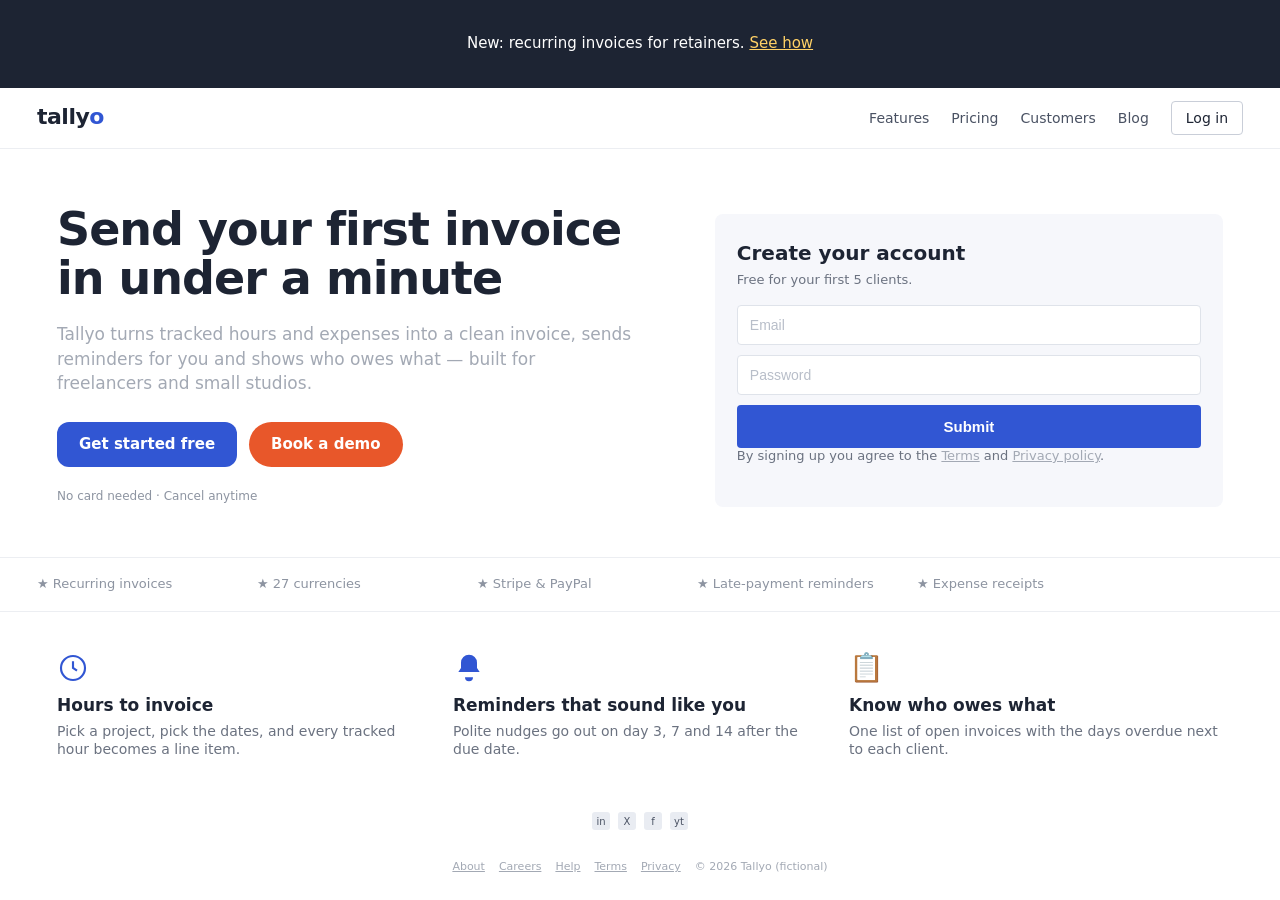
<file: evals/fixtures/demo-site/index.html>
<!DOCTYPE html>
<html>
<head><meta charset="utf-8"><meta name="viewport" content="width=device-width, initial-scale=1"><title>Tallyo — invoices in a minute</title><link rel="stylesheet" href="style.css"></head>
<body>
<header class="top">
 <a class="logo" href="#">tally<b>o</b></a>
 <nav class="menu"><a href="#">Features</a><a href="pricing.html">Pricing</a><a href="#">Customers</a><a href="#">Blog</a><a class="login" href="#">Log in</a><button class="burger">☰</button></nav>
</header>
<main>
<section class="hero">
 <div>
  <h1>Send your first invoice in under a minute</h1>
  <p class="sub">Tallyo turns tracked hours and expenses into a clean invoice, sends reminders for you and shows who owes what — built for freelancers and small studios.</p>
  <div class="ctas"><a class="btn btn-primary" href="#signup">Get started free</a><a class="btn btn-demo" href="#">Book a demo</a></div>
  <p class="proof">No card needed · Cancel anytime</p>
 </div>
 <form class="card" id="signup" onsubmit="return false">
  <h2>Create your account</h2>
  <p>Free for your first 5 clients.</p>
  <input id="email" type="text" placeholder="Email">
  <input id="password" type="text" placeholder="Password">
  <button class="btn" type="submit">Submit</button>
  <p class="terms">By signing up you agree to the <a href="#">Terms</a> and <a href="#">Privacy policy</a>.</p>
 </form>
</section>
<div class="strip"><span>★ Recurring invoices</span><span>★ 27 currencies</span><span>★ Stripe &amp; PayPal</span><span>★ Late-payment reminders</span><span>★ Expense receipts</span></div>
<section class="features">
 <div><span class="ficon"><svg viewBox="0 0 24 24" fill="none" stroke="currentColor" stroke-width="1.6"><circle cx="12" cy="12" r="9"/><path d="M12 7v5l3 2"/></svg></span><h3>Hours to invoice</h3><p>Pick a project, pick the dates, and every tracked hour becomes a line item.</p></div>
 <div><span class="ficon"><svg viewBox="0 0 24 24" fill="currentColor"><path d="M12 2a6 6 0 0 0-6 6v4l-2 3h16l-2-3V8a6 6 0 0 0-6-6zm0 20a3 3 0 0 0 3-3H9a3 3 0 0 0 3 3z"/></svg></span><h3>Reminders that sound like you</h3><p>Polite nudges go out on day 3, 7 and 14 after the due date.</p></div>
 <div><span class="ficon">📋</span><h3>Know who owes what</h3><p>One list of open invoices with the days overdue next to each client.</p></div>
</section>
</main>
<div class="social"><a href="#">in</a><a href="#">X</a><a href="#">f</a><a href="#">yt</a></div>
<footer><a href="#">About</a><a href="#">Careers</a><a href="#">Help</a><a href="#">Terms</a><a href="#">Privacy</a><span>© 2026 Tallyo (fictional)</span></footer>
<script>/* promo bar injected late, deliberately: shifts the page down */setTimeout(()=>{const d=document.createElement("div");d.className="promo";d.innerHTML="New: recurring invoices for retainers. <a href=\"#\">See how</a>";document.body.prepend(d)},700)</script>
</body>
</html>
</file>
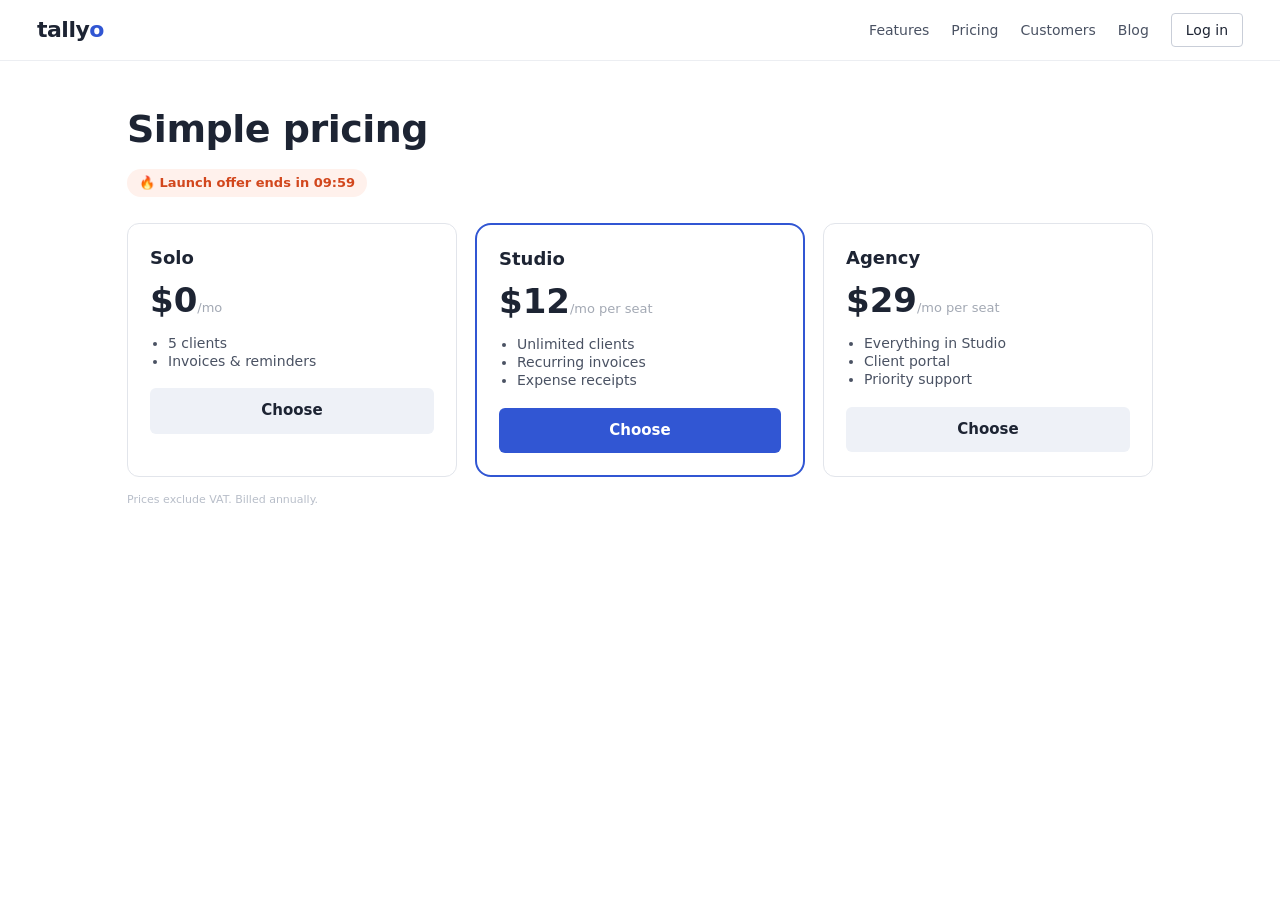
<file: evals/fixtures/demo-site/pricing.html>
<!DOCTYPE html>
<html>
<head><meta charset="utf-8"><meta name="viewport" content="width=device-width, initial-scale=1"><title>Tallyo — pricing</title><link rel="stylesheet" href="style.css"></head>
<body>
<header class="top">
 <a class="logo" href="index.html">tally<b>o</b></a>
 <nav class="menu"><a href="#">Features</a><a href="pricing.html">Pricing</a><a href="#">Customers</a><a href="#">Blog</a><a class="login" href="#">Log in</a><button class="burger">☰</button></nav>
</header>
<main class="pricing">
 <h1>Simple pricing</h1>
 <span class="timer" id="timer">🔥 Launch offer ends in 09:59</span>
 <div class="plans">
  <div class="plan"><h2>Solo</h2><div class="price">$0<small>/mo</small></div><ul><li>5 clients</li><li>Invoices &amp; reminders</li></ul><a class="btn" href="#">Choose</a></div>
  <div class="plan pop"><h2>Studio</h2><div class="price">$12<small>/mo per seat</small></div><ul><li>Unlimited clients</li><li>Recurring invoices</li><li>Expense receipts</li></ul><a class="btn" href="#">Choose</a></div>
  <div class="plan"><h2>Agency</h2><div class="price">$29<small>/mo per seat</small></div><ul><li>Everything in Studio</li><li>Client portal</li><li>Priority support</li></ul><a class="btn" href="#">Choose</a></div>
 </div>
 <p class="vat">Prices exclude VAT. Billed annually.</p>
</main>
<script>/* fake urgency, deliberately: resets on every load */let s=599;setInterval(()=>{s=s>0?s-1:599;document.getElementById('timer').textContent='🔥 Launch offer ends in '+String(Math.floor(s/60)).padStart(2,'0')+':'+String(s%60).padStart(2,'0')},1000)</script>
</body>
</html>
</file>
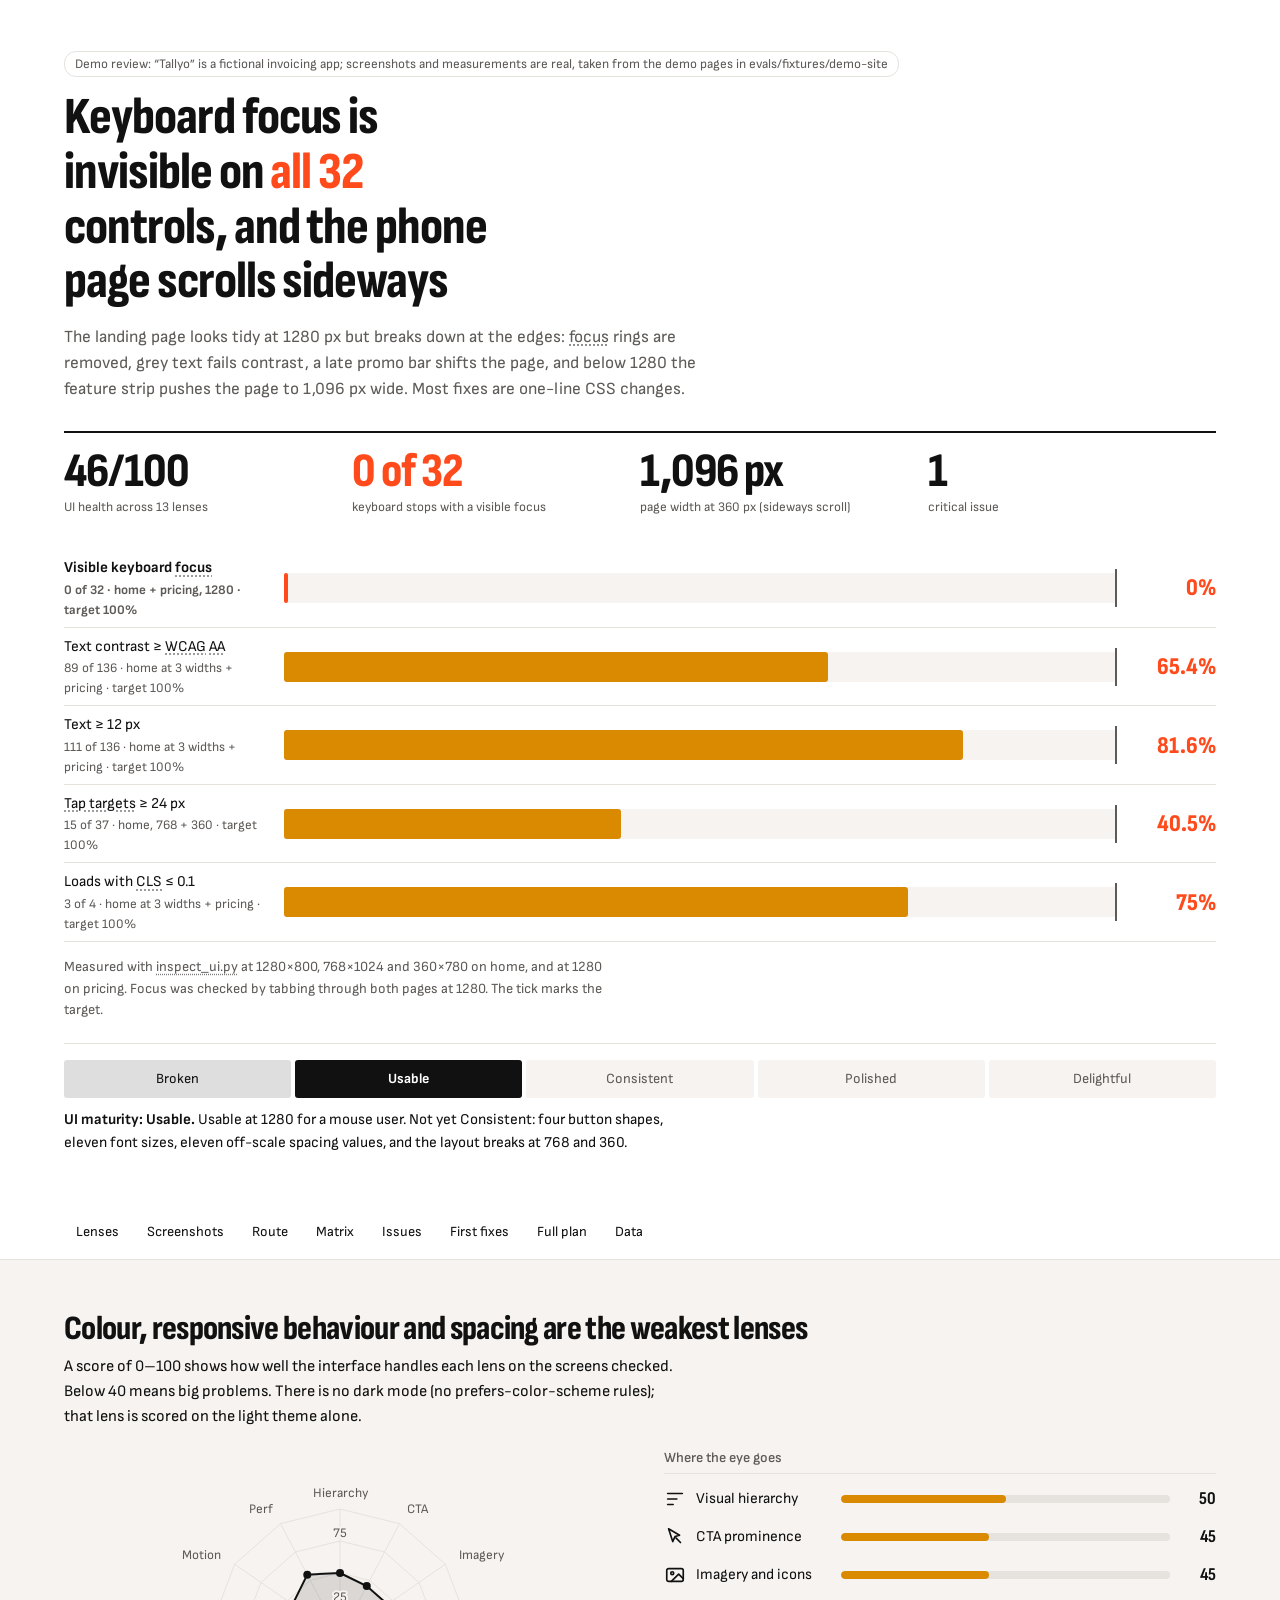
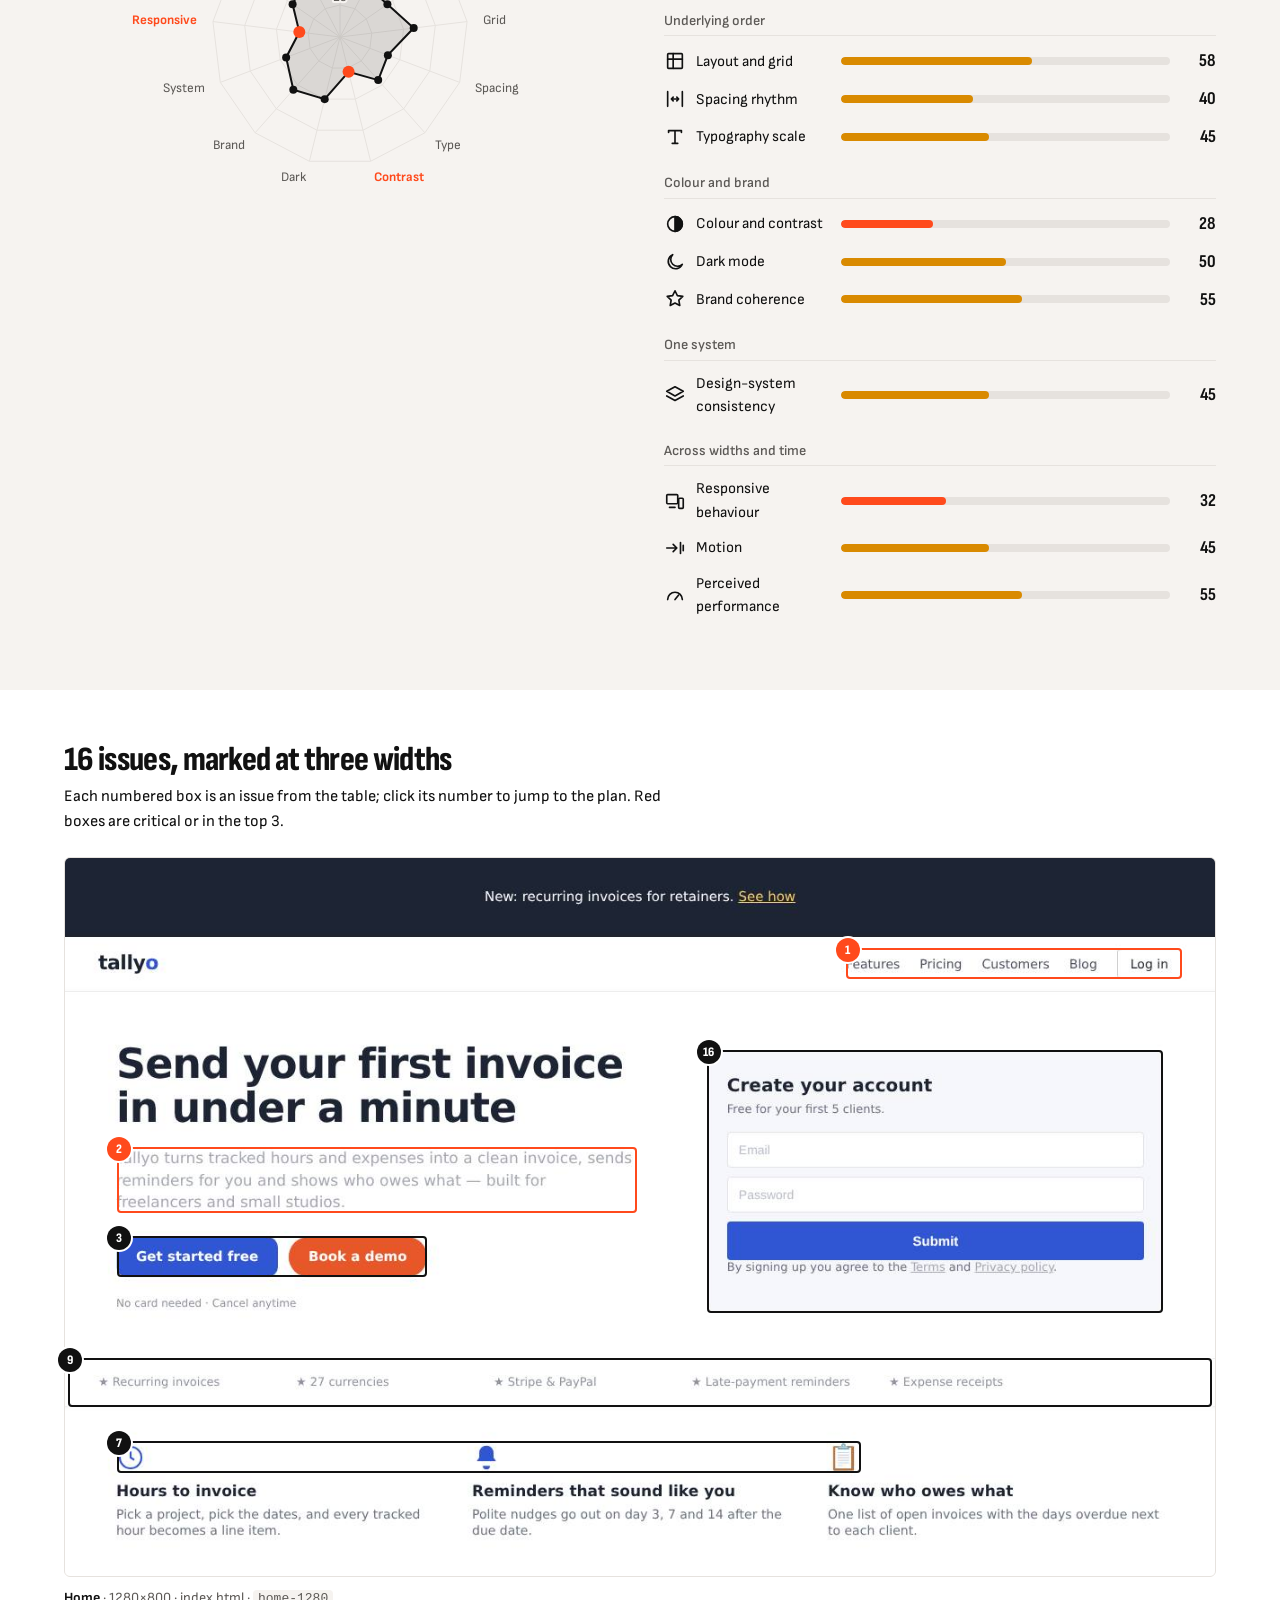
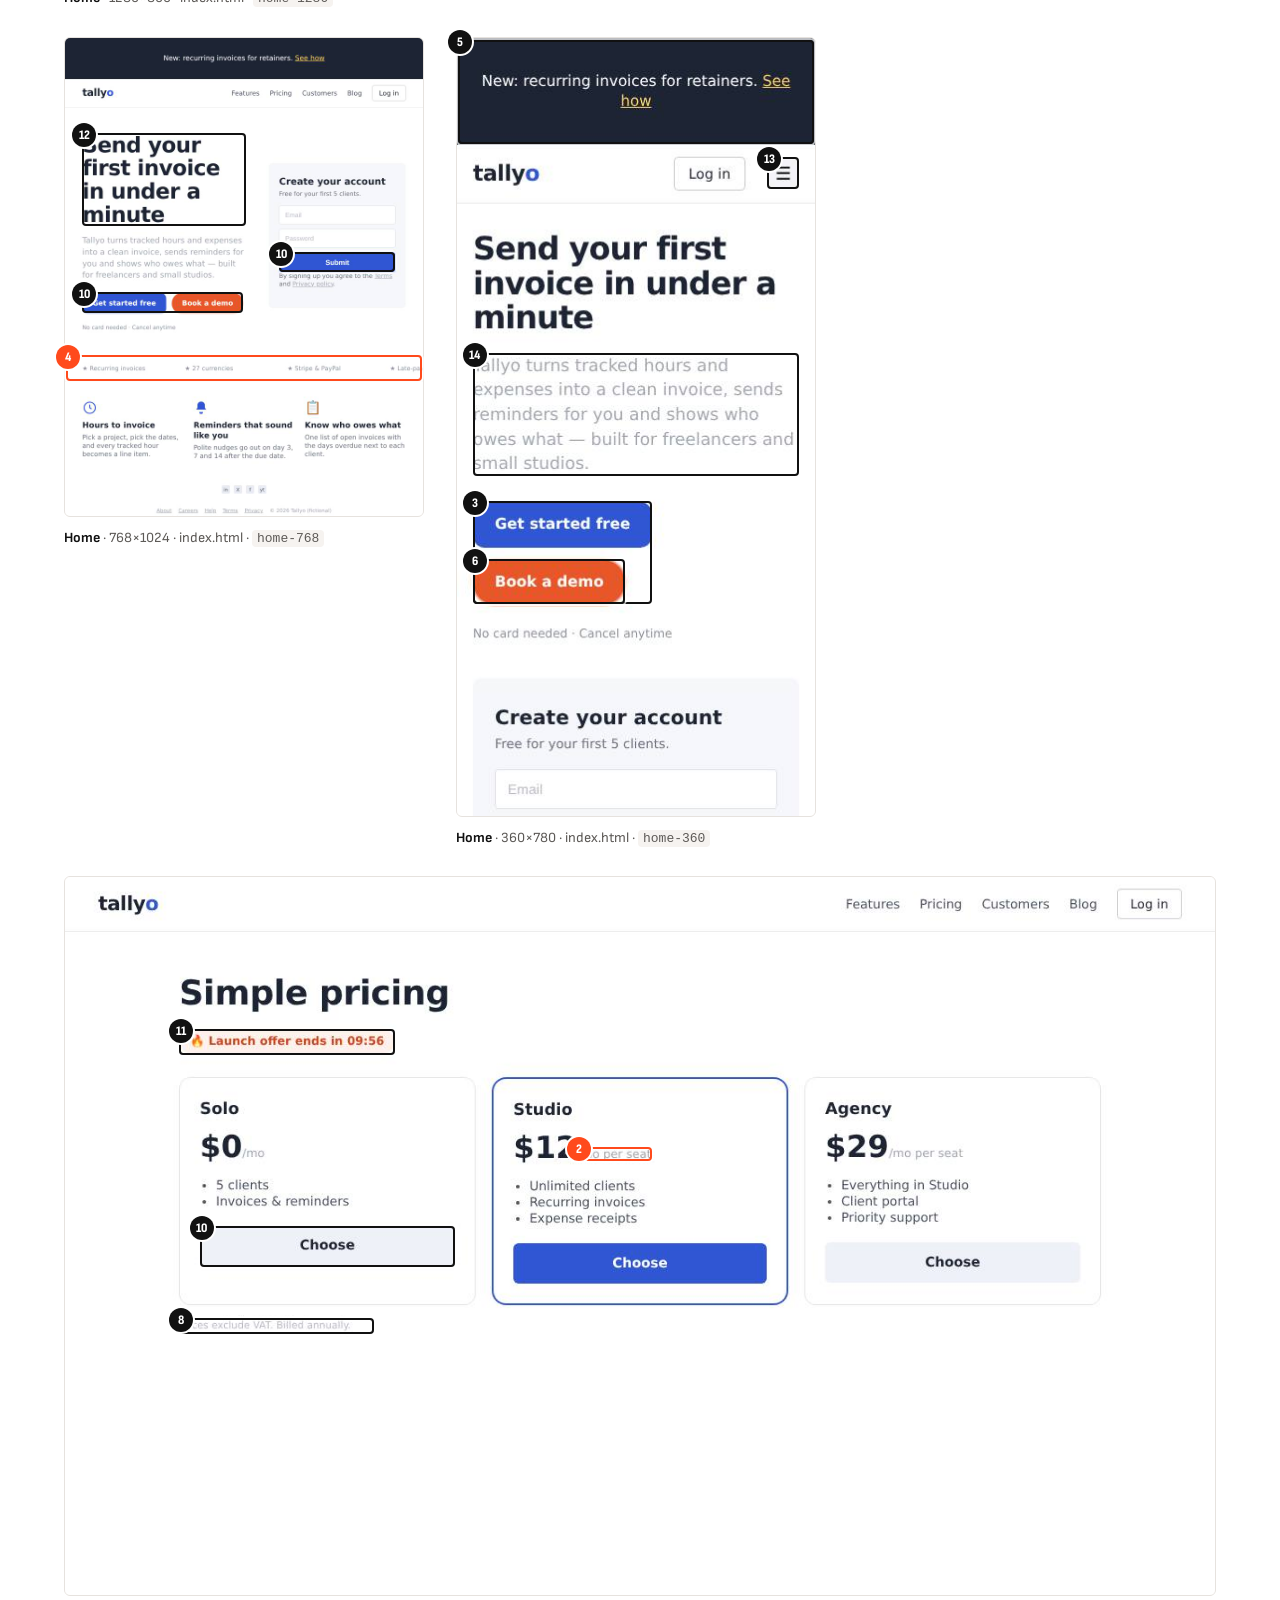
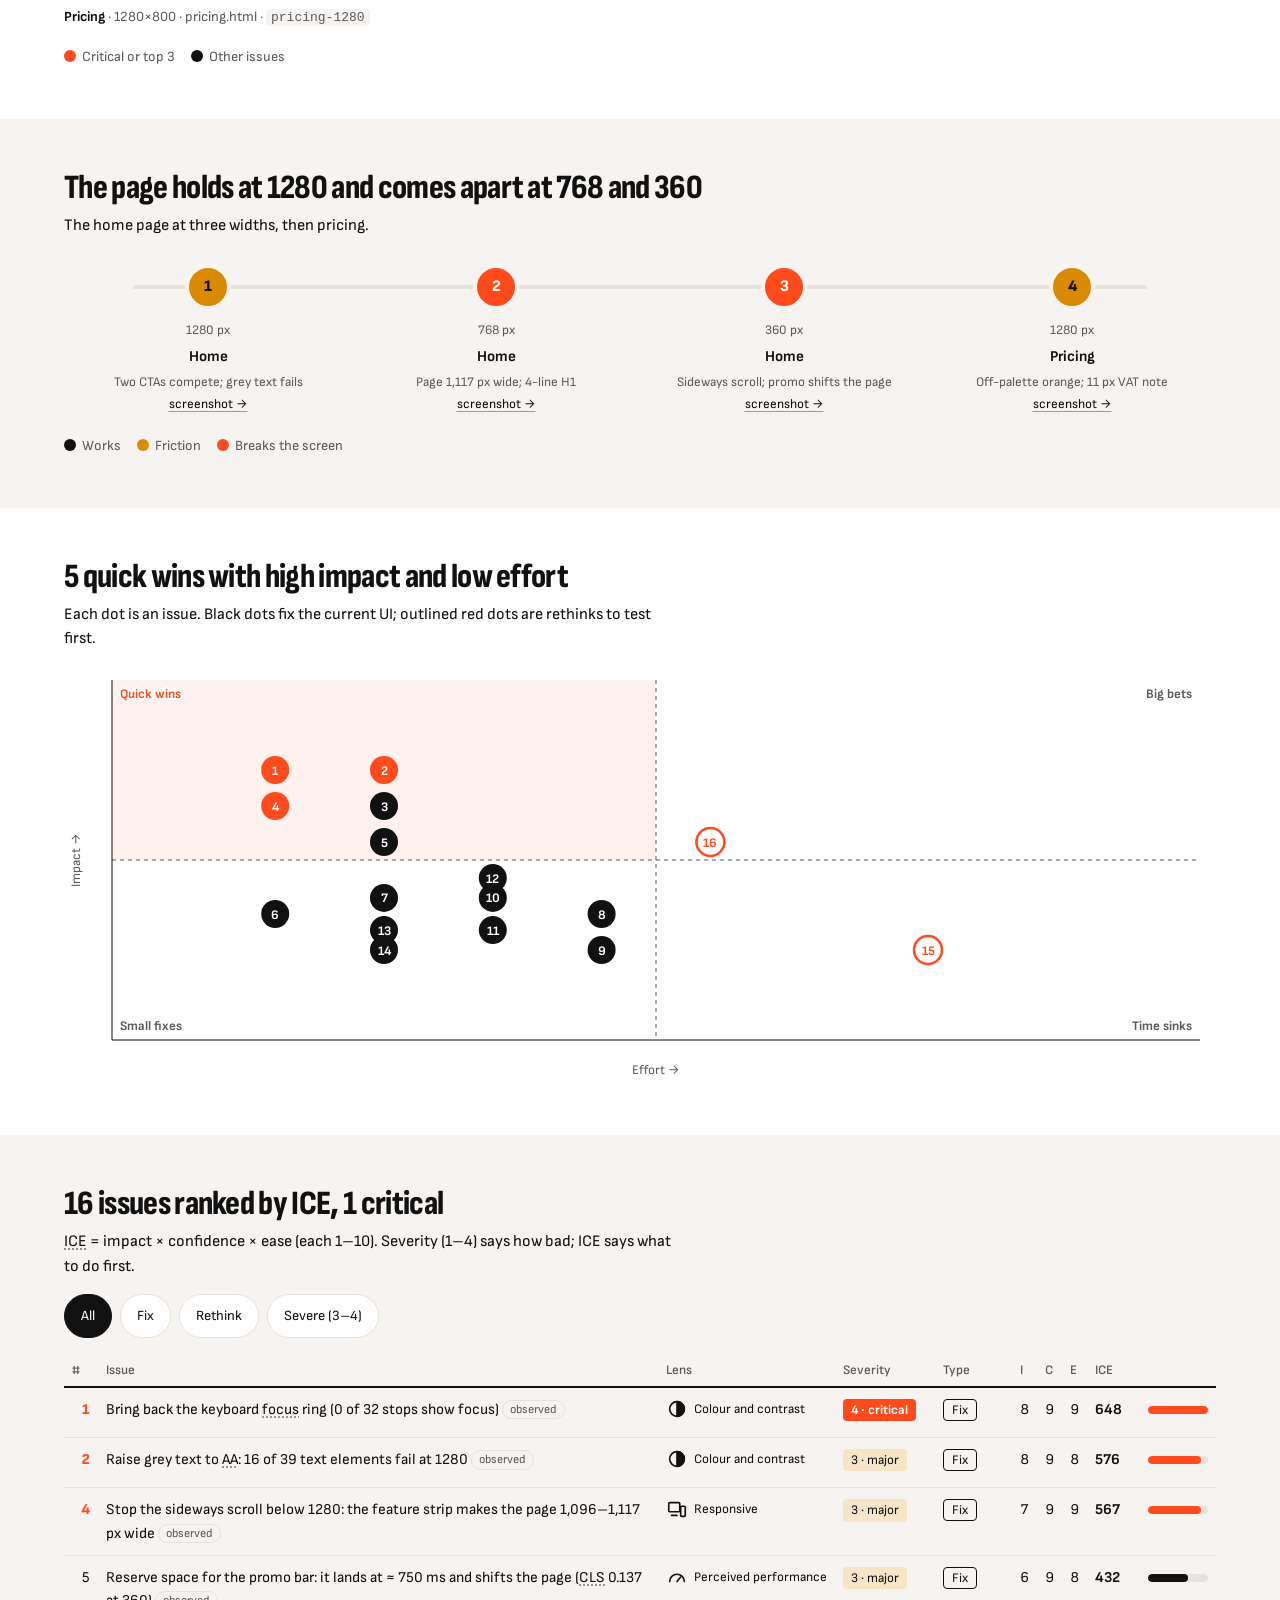
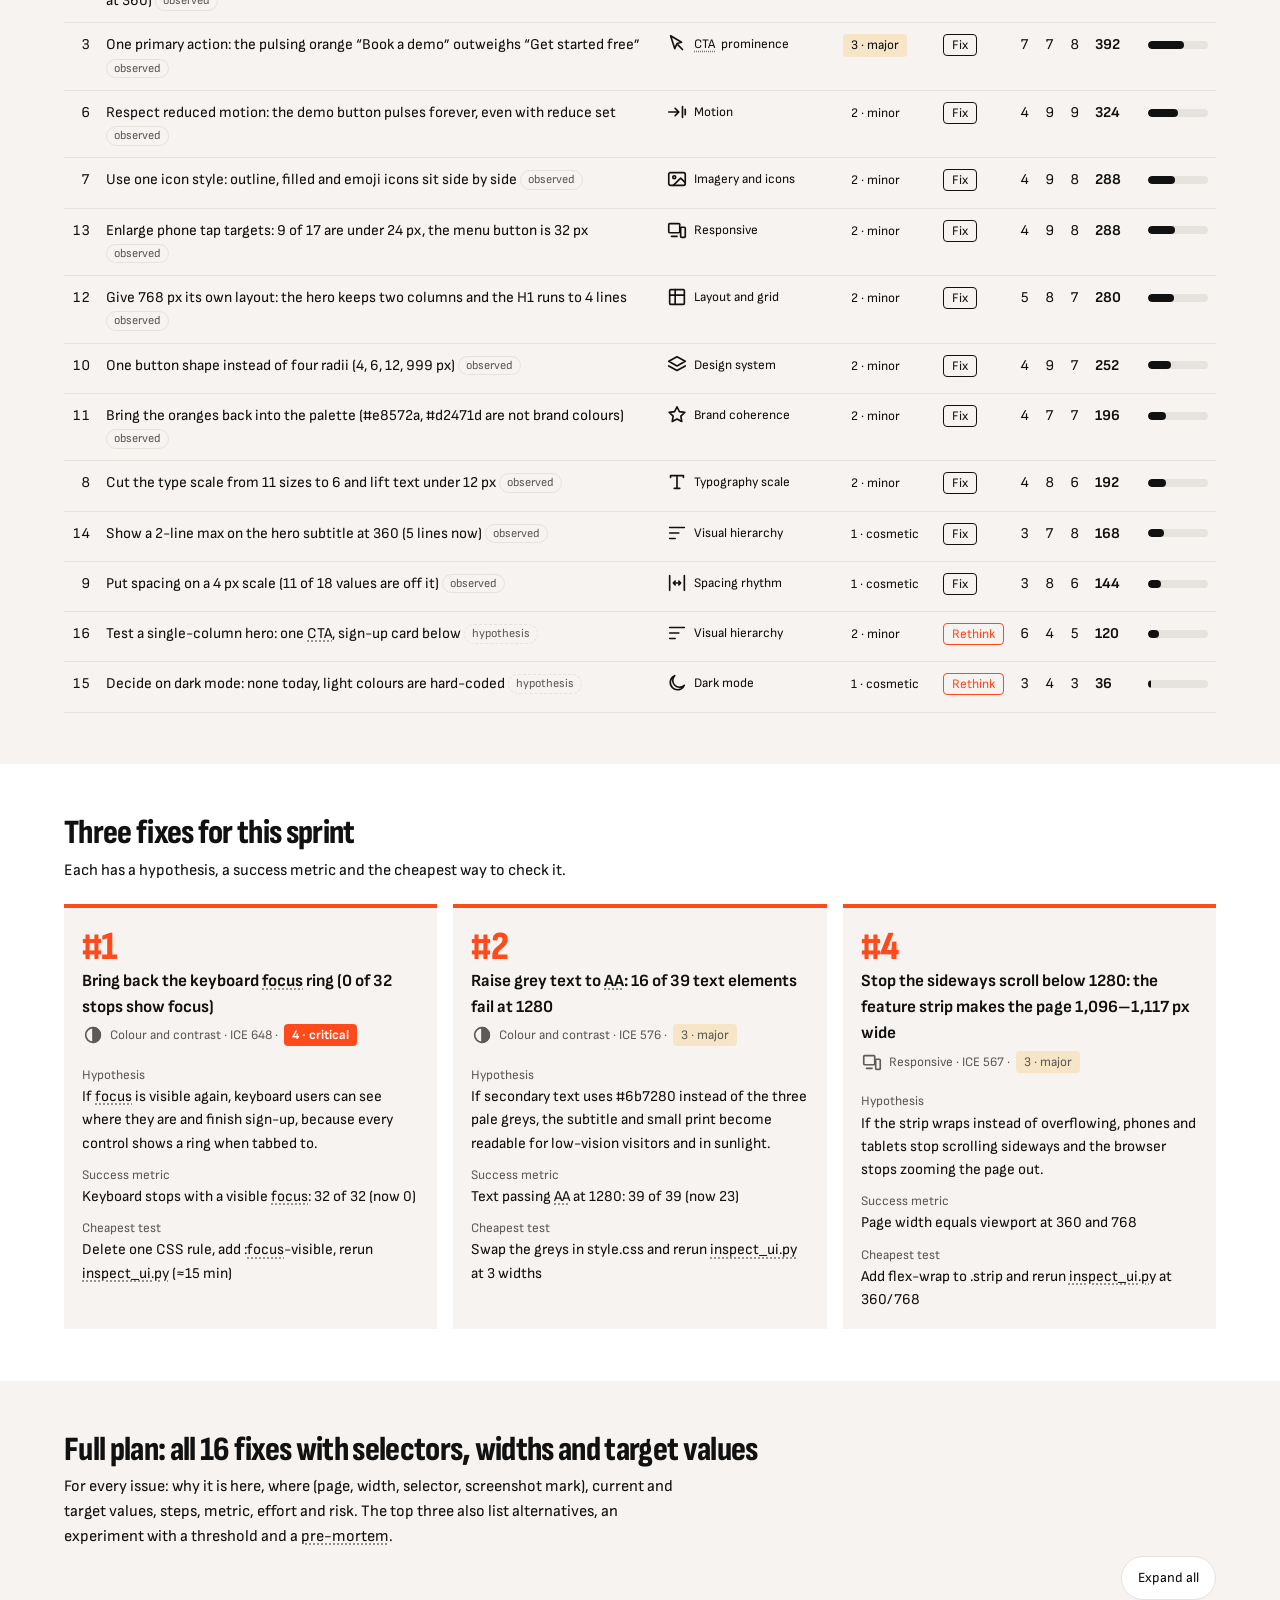
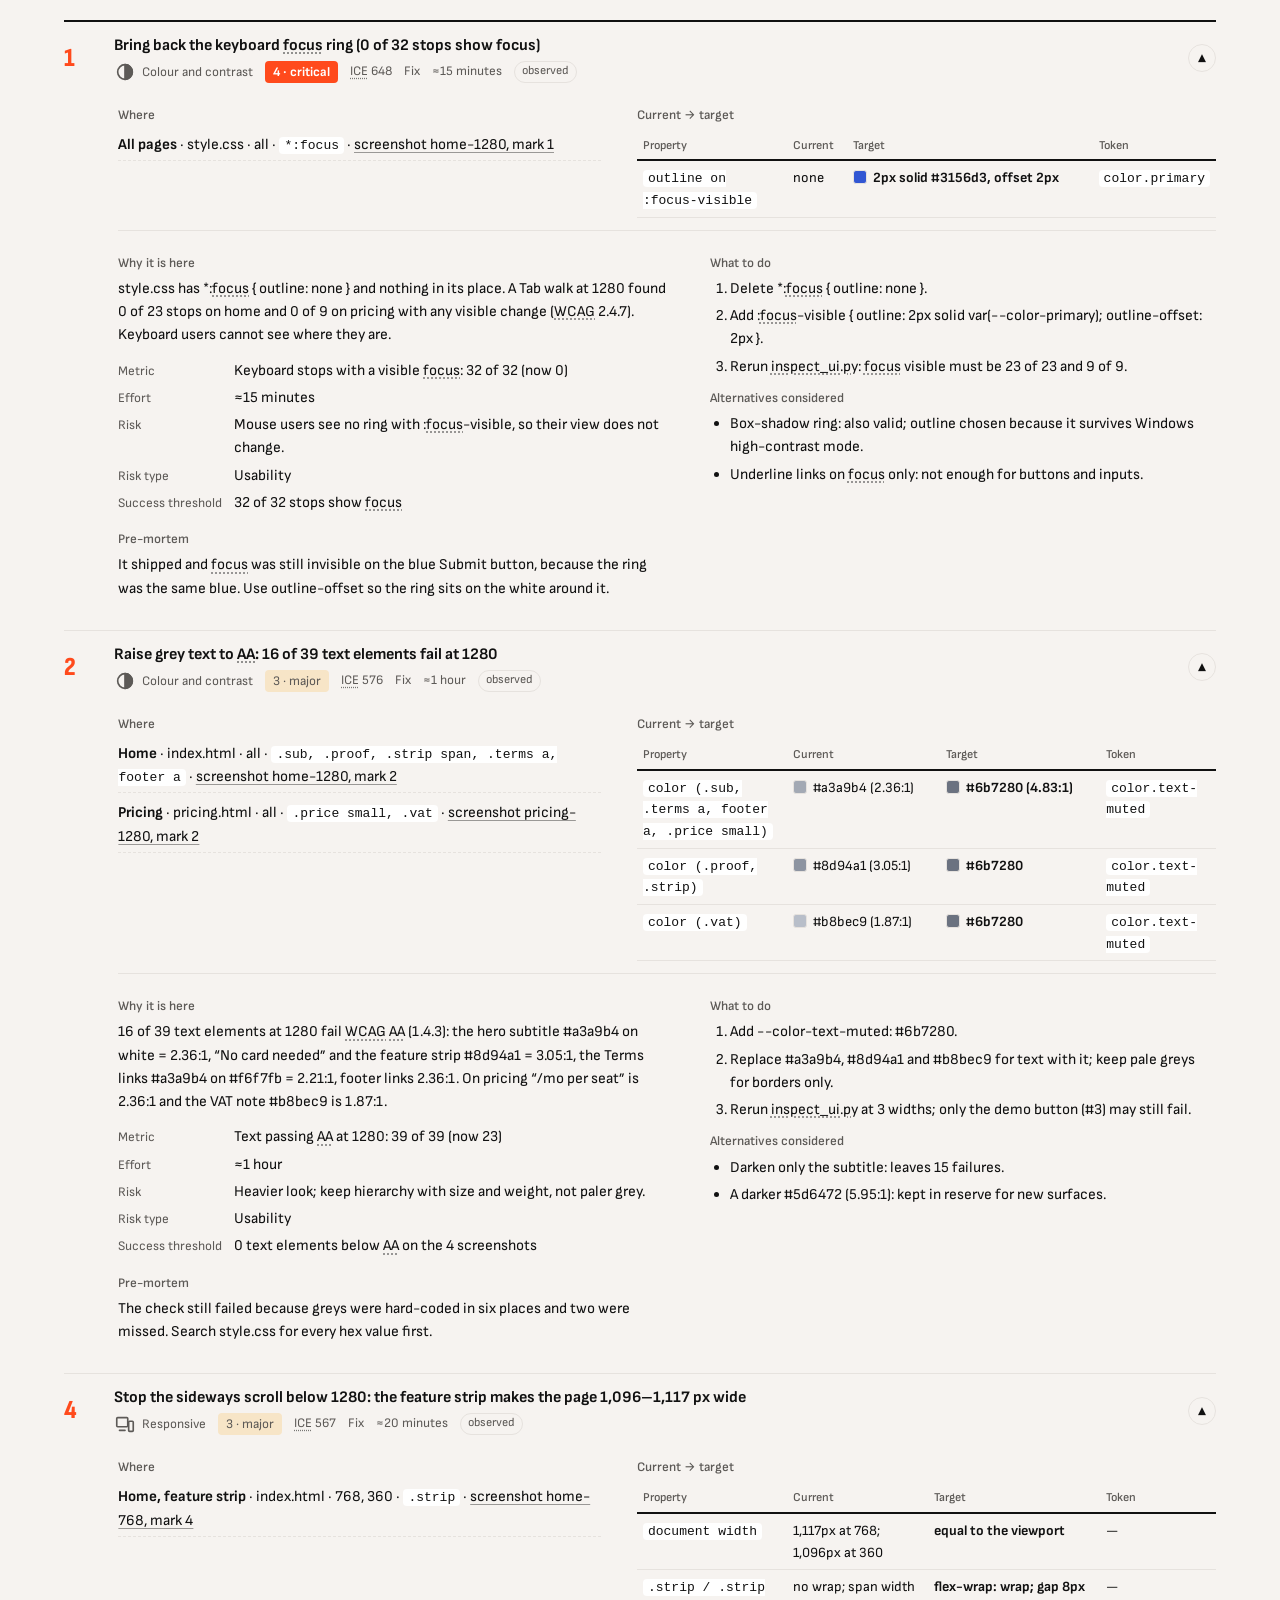
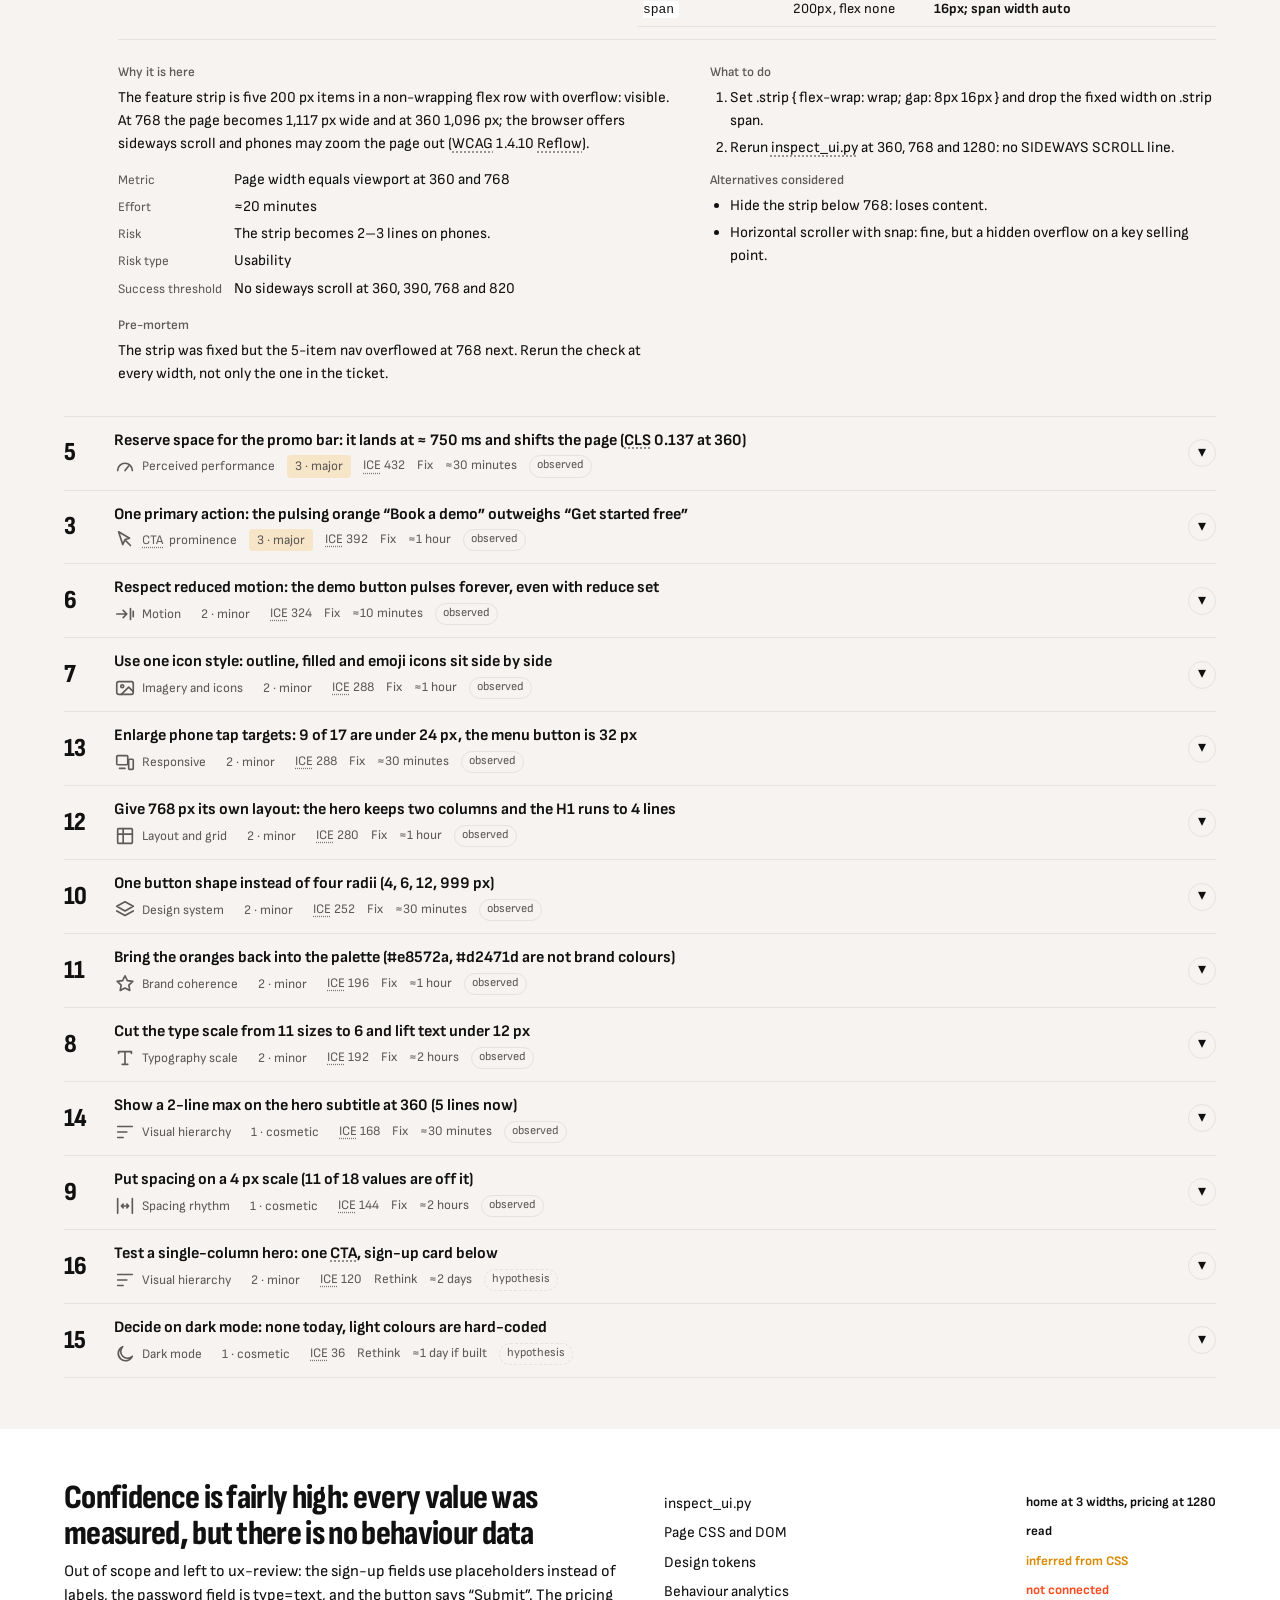
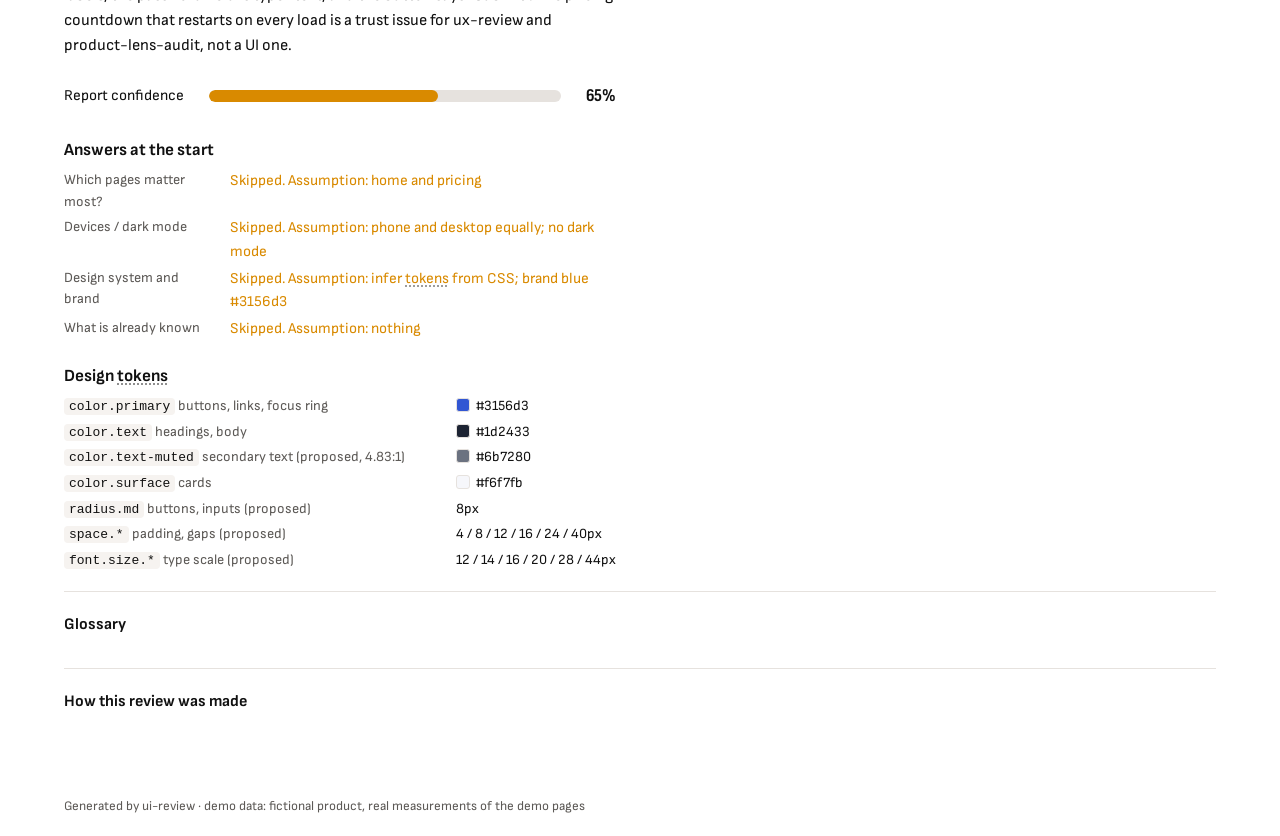
<file: plugins/ui-review/skills/ui-review/assets/report-template.html>
<!DOCTYPE html>
<html lang="en">
<head>
<meta charset="utf-8">
<meta name="viewport" content="width=device-width, initial-scale=1">
<title>UI review: Tallyo (demo)</title>
<link rel="preconnect" href="https://fonts.googleapis.com">
<link rel="preconnect" href="https://fonts.gstatic.com" crossorigin>
<link href="https://fonts.googleapis.com/css2?family=Sofia+Sans+Condensed:wght@600;800&family=Sofia+Sans:wght@400;600;700&display=swap" rel="stylesheet">
<style>
/* VOICE work: a UI review read by designers, developers and the AI agent that will fix it; dense and calm
   IDEA an annual-report spread: finding as headline, one solid vermilion mass marks the worst problem
   PICTURE measured checks vs target, then annotated screenshots with numbered marks; lens radar, screen route, impact/effort matrix
   COLOUR white / black ink, vermilion #ff4a1c for the constraint and top bets, amber for warnings; night on #120d0b
   TYPE Sofia Sans Condensed 800 for titles and figures + Sofia Sans for text (both Cyrillic)
   LAYOUT laptop: title + 4 figures across, checks full width; then two-column bands. phone: everything stacks, tables become cards */
:root{color-scheme:light dark;--bg:light-dark(#ffffff,#120d0b);--ink:light-dark(#111111,#f4efe9);--mute:light-dark(#5d5a57,#b3aca5);--line:light-dark(#e6e2de,#2e2622);--soft:light-dark(#f6f3f0,#1c1512);--red:light-dark(#ff4a1c,#ff6a43);--amber:light-dark(#d98a00,#f2b23a);--ok:light-dark(#111111,#f4efe9)}
:root[data-theme=light]{color-scheme:light}:root[data-theme=dark]{color-scheme:dark}
*{box-sizing:border-box;min-width:0}
html{scroll-padding-top:72px}
body{margin:0;background:var(--bg);color:var(--ink);font:16px/1.55 "Sofia Sans",system-ui,sans-serif;overflow-x:clip}
.band{padding-block:clamp(28px,4vw,56px);padding-left:max(5vw,16px);padding-right:max(5vw,16px)}
.wrap{max-width:1240px;margin:0 auto}
h1,h2,.num{font-family:"Sofia Sans Condensed","Arial Narrow",sans-serif;font-weight:800;letter-spacing:-.02em;line-height:1.05;margin:0}
h1{font-size:clamp(32px,5vw,52px);text-wrap:balance;max-width:20ch}
h2{font-size:clamp(26px,3vw,34px);text-wrap:balance;margin-bottom:8px}
h3{font-size:17px;margin:0 0 4px}
p{margin:0 0 12px;max-width:68ch}
.lead{font-size:17px;color:var(--mute);margin-top:14px}
.demo{display:inline-block;font-size:13px;color:var(--mute);border:1px solid var(--line);border-radius:99px;padding:2px 10px;margin-bottom:14px}
.kpis{display:grid;grid-template-columns:repeat(auto-fit,minmax(10em,1fr));gap:0;margin-top:28px;border-top:2px solid var(--ink)}
.kpi{padding:14px 16px 6px 0}
.kpi .num{font-size:clamp(34px,4.5vw,48px)}
.kpi small{display:block;font-size:13px;color:var(--mute)}
.red{color:var(--red)}
.nav{position:sticky;top:0;z-index:5;background:var(--bg);border-bottom:1px solid var(--line);display:flex;gap:4px;overflow-x:auto;padding:6px max(5vw,16px)}
.nav a{flex:none;color:var(--ink);text-decoration:none;font-size:14px;padding:10px 12px;border-radius:8px}
.nav a:hover,.nav a:focus-visible{background:var(--soft);outline:none}
.funnel{margin-top:26px}
.step{display:grid;grid-template-columns:minmax(0,13em) minmax(0,1fr) 5.5em;gap:12px;align-items:center;padding:7px 0;border-bottom:1px solid var(--line)}
.step .lab{font-size:15px}
.step .lab small{display:block;color:var(--mute);font-size:13px;overflow-wrap:anywhere}
.track{height:30px;background:var(--soft);border-radius:3px;position:relative}
.bar{height:100%;background:var(--ink);border-radius:3px;transform-origin:left;animation:grow .9s ease-out both}
.step.hot .bar{background:var(--red)}
.step.hot .lab{font-weight:700}
.pct{font-family:"Sofia Sans Condensed",sans-serif;font-weight:800;font-size:24px;text-align:right;white-space:nowrap}
.note{position:absolute;left:calc(var(--w) + 10px);top:50%;transform:translateY(-50%);font-size:13px;color:var(--red);font-weight:700;white-space:nowrap}
@keyframes grow{from{transform:scaleX(0)}}
@media(prefers-reduced-motion:reduce){.bar{animation:none}}
.alt{background:var(--soft)}
.two{display:grid;grid-template-columns:minmax(0,1fr) minmax(0,1fr);gap:clamp(20px,4vw,48px);align-items:start;margin-top:18px}
.fig{position:relative;min-height:380px}
.fig>svg{position:absolute;inset:0;width:100%;height:100%}
svg text{paint-order:stroke;stroke:var(--bg);stroke-width:4px;font-family:"Sofia Sans",sans-serif;font-size:13px}
.alt svg text{stroke:var(--soft)}
.ico{width:22px;height:22px;flex:none;fill:none;stroke:currentColor;stroke-width:1.8;stroke-linecap:round;stroke-linejoin:round}
.group{margin-bottom:16px}
.group h3{font-size:14px;color:var(--mute);font-weight:600;border-bottom:1px solid var(--line);padding-bottom:4px;margin-bottom:6px}
.lens{display:grid;grid-template-columns:22px minmax(0,9em) minmax(0,1fr) 2.4em;gap:10px;align-items:center;padding:5px 0;font-size:15px}
.meter{height:8px;background:var(--line);border-radius:99px;overflow:hidden}
.meter i{display:block;height:100%;border-radius:99px;background:var(--ink)}
.meter i.low{background:var(--red)}.meter i.mid{background:var(--amber)}
.lens b{font-family:"Sofia Sans Condensed",sans-serif;font-size:18px;text-align:right}
.route{display:grid;grid-template-columns:repeat(var(--n,8),minmax(0,1fr));margin-top:26px;position:relative}
.route::before{content:"";position:absolute;left:6%;right:6%;top:21px;height:4px;background:var(--line)}
.stop{position:relative;text-align:center;padding:0 6px}
.dot{width:46px;height:46px;border-radius:50%;margin:0 auto 10px;display:grid;place-items:center;border:4px solid var(--bg);background:var(--ink);color:var(--bg);font-weight:800;position:relative}
.alt .dot{border-color:var(--soft)}
.stop.warn .dot{background:var(--amber);color:#111}
.stop.bad .dot{background:var(--red);color:#fff}
.stop h3{font-size:15px}
.stop p{font-size:13px;color:var(--mute);margin:0}
.who{font-size:13px;color:var(--mute);display:block;margin-bottom:4px}
.legend{display:flex;flex-wrap:wrap;gap:16px;font-size:14px;color:var(--mute);margin-top:18px}
.legend span::before{content:"";display:inline-block;width:12px;height:12px;border-radius:50%;margin-right:6px;vertical-align:-1px;background:var(--c)}
.chips{display:flex;flex-wrap:wrap;gap:8px;margin:14px 0}
.chip{font:inherit;font-size:14px;min-height:44px;padding:0 16px;border-radius:99px;border:1px solid var(--line);background:var(--bg);color:var(--ink);cursor:pointer}
.chip[aria-pressed=true]{background:var(--ink);color:var(--bg);border-color:var(--ink)}
.chip:focus-visible{outline:2px solid var(--red);outline-offset:2px}
.scroll{overflow-x:auto}
table{border-collapse:collapse;width:100%;font-size:15px}
th{text-align:left;font-size:13px;color:var(--mute);font-weight:600;border-bottom:2px solid var(--ink);padding:8px 8px 6px}
td{border-bottom:1px solid var(--line);padding:10px 8px;vertical-align:top}
td.n{text-align:right;font-variant-numeric:tabular-nums;white-space:nowrap}
.tag{display:inline-flex;align-items:center;gap:6px;font-size:13px;white-space:nowrap}
.type{font-size:13px;padding:2px 8px;border-radius:4px;white-space:nowrap;border:1px solid var(--ink)}
.type.ex{border-color:var(--red);color:var(--red)}
.ice{display:grid;grid-template-columns:3em minmax(60px,1fr);gap:8px;align-items:center}
.ice .meter i{background:var(--ink)}
tr.top .ice .meter i{background:var(--red)}
tr.top td:first-child{color:var(--red);font-weight:800}
.cards{display:grid;grid-template-columns:repeat(3,minmax(0,1fr));gap:16px;margin-top:20px}
.card{border-top:4px solid var(--red);background:var(--bg);padding:18px 18px 8px}
.card .num{font-size:40px;color:var(--red)}
.card dl{margin:10px 0 0;font-size:15px}
.card dt{font-size:13px;color:var(--mute)}
.card dd{margin:0 0 10px}
.src{display:grid;grid-template-columns:minmax(0,1fr) auto;gap:6px 16px;font-size:15px;margin-top:12px}
.src span:nth-child(even){white-space:nowrap;font-size:13px;font-weight:700}
.st-ok{color:var(--ink)}.st-demo{color:var(--amber)}.st-no{color:var(--red)}
.conf{margin-top:18px}
.conf .meter{height:12px}
details{margin-top:20px;border-top:1px solid var(--line);padding-top:12px}
summary{cursor:pointer;font-weight:700;min-height:44px;display:flex;align-items:center}
footer{font-size:13px;color:var(--mute)}
@media(max-width:900px){.two{grid-template-columns:minmax(0,1fr)}.cards{grid-template-columns:minmax(0,1fr)}}
@media(max-width:1000px){.route{grid-template-columns:minmax(0,1fr)}.route::before{left:21px;right:auto;top:8px;bottom:8px;width:4px;height:auto}.stop{display:grid;grid-template-columns:46px minmax(0,1fr);gap:14px;text-align:left;padding:0 0 14px}.dot{margin:0}}
.stop h3,.stop p{overflow-wrap:break-word}
@media(max-width:600px){.step{grid-template-columns:minmax(0,1fr) 4.5em}.step .track{grid-column:1/-1;grid-row:2}.note{display:none}table{font-size:14px}.stack thead{display:none}.stack tr{display:grid;padding-block:10px;border-bottom:1px solid var(--line)}.stack td{display:flex;justify-content:space-between;gap:12px;border:0;padding:3px 0}.stack td::before{content:attr(data-l);color:var(--mute);font-size:13px}.ice{width:9em}}
.plan{margin-top:20px;border-top:2px solid var(--ink)}
.plan details{margin:0;border-top:0;border-bottom:1px solid var(--line);padding:0}
.plan summary{display:grid;grid-template-columns:2.4em minmax(0,1fr) auto;gap:12px;align-items:center;padding:12px 0;list-style:none}
.plan summary::-webkit-details-marker{display:none}
.plan summary .num{font-size:26px}
.plan summary .ttl{font-weight:700}
.plan summary .ttl small{display:flex;flex-wrap:wrap;gap:6px 12px;font-weight:400;color:var(--mute);font-size:13px;margin-top:2px}
.plan summary .arr{width:28px;height:28px;border-radius:50%;border:1px solid var(--line);display:grid;place-items:center;transition:transform .2s}
.plan details[open] .arr{transform:rotate(180deg)}
.plan .top .num{color:var(--red)}
.pbody{display:grid;grid-template-columns:minmax(0,1.1fr) minmax(0,1fr);gap:8px 36px;padding:0 0 18px 3.4em}
.pbody h4{font-size:13px;color:var(--mute);font-weight:600;margin:10px 0 4px}
.pbody p,.pbody li{font-size:15px}
.pbody ol{margin:0;padding-left:1.2em}
.pbody li{margin-bottom:4px}
.facts{display:grid;grid-template-columns:auto minmax(0,1fr);gap:4px 12px;font-size:15px;margin-top:10px}
.facts dt{color:var(--mute);font-size:13px;padding-top:2px}
.facts dd{margin:0}
.tools{display:flex;justify-content:flex-end;margin-top:-6px}
@media(prefers-reduced-motion:reduce){.plan summary .arr{transition:none}}
@media(max-width:700px){.pbody{grid-template-columns:minmax(0,1fr);padding-left:0}}
.t{font:inherit;color:inherit;background:none;border:0;padding:0;margin:0;cursor:help;text-decoration:underline dotted color-mix(in srgb,var(--ink) 55%,transparent);text-underline-offset:3px}
.t:focus-visible{outline:2px solid var(--red);outline-offset:2px;border-radius:2px}
#tip{position:fixed;z-index:20;max-width:min(320px,calc(100vw - 32px));background:var(--ink);color:var(--bg);font-size:14px;line-height:1.45;padding:10px 12px;border-radius:6px;box-shadow:0 6px 24px rgba(0,0,0,.18);display:none}
#tip b{display:block;margin-bottom:2px}
.gloss{display:grid;grid-template-columns:minmax(0,12em) minmax(0,1fr);gap:6px 20px;font-size:15px;margin-top:12px}
.gloss dt{font-weight:700}
.gloss dd{margin:0;color:var(--mute)}
@media(max-width:600px){.gloss{grid-template-columns:minmax(0,1fr)}.gloss dd{margin-bottom:8px}}
.stage{margin-top:22px;border-top:1px solid var(--line);padding-top:16px}
.st-row{display:grid;grid-template-columns:repeat(5,minmax(0,1fr));gap:4px;margin-bottom:10px}
.st{font-size:14px;text-align:center;padding:8px 4px;border-radius:3px;background:var(--soft);color:var(--mute)}
.st.past{background:color-mix(in srgb,var(--ink) 14%,var(--bg));color:var(--ink)}
.st.cur{background:var(--ink);color:var(--bg);font-weight:700}
.stage p{font-size:15px;margin:0}
.ev{display:inline-block;font-size:12px;line-height:1.3;padding:1px 7px;border-radius:99px;border:1px solid var(--line);color:var(--mute);white-space:nowrap;vertical-align:1px}
.ev.hyp{border-style:dashed}
.answers{display:grid;grid-template-columns:minmax(0,10em) minmax(0,1fr);gap:4px 16px;font-size:15px;margin:6px 0 0}
.answers dt{color:var(--mute);font-size:14px}
.answers dd{margin:0}
.answers dd.skip{color:var(--amber)}
.pbody ul{margin:0;padding-left:1.2em}
@media(max-width:600px){.st{font-size:13px;padding:6px 2px}.answers{grid-template-columns:minmax(0,1fr)}.answers dd{margin-bottom:6px}}
.cv{display:block;min-width:0}
.step.nd .track{background:repeating-linear-gradient(135deg,var(--soft) 0 8px,transparent 8px 14px);border:1px dashed var(--line);display:flex;align-items:center;padding-left:10px}
.ndl{font-size:13px;color:var(--mute)}
.step.nd .pct{color:var(--mute)}
.step.nd .note{position:static;transform:none;margin-left:14px}
.demo{border-radius:12px}
.ctick{position:absolute;top:-4px;bottom:-4px;width:2px;background:var(--mute);left:var(--t)}
.step.pass .pct{color:var(--ink)}
.step.fail .bar{background:var(--amber)}.step.fail.hot .bar{background:var(--red)}
.shots{display:grid;grid-template-columns:repeat(auto-fill,minmax(min(100%,320px),1fr));gap:28px 24px;margin-top:22px;align-items:start}
.shot{margin:0}
.shot.wide{grid-column:1/-1}
.shot.tall .frame{max-width:min(100%,360px)}
.frame{position:relative;width:100%;border:1px solid var(--line);border-radius:6px;overflow:visible;background:var(--soft)}
.frame img{display:block;width:100%;height:100%;object-fit:fill;border-radius:5px}
.frame.ph{background:repeating-linear-gradient(135deg,var(--soft) 0 10px,transparent 10px 18px);display:grid;place-items:center}
.phl{font-size:13px;color:var(--mute);background:var(--bg);padding:4px 10px;border-radius:99px;border:1px dashed var(--line)}
.mbox{position:absolute;pointer-events:none;border:2.5px solid var(--ink);border-radius:4px;box-shadow:0 0 0 2px color-mix(in srgb,var(--bg) 70%,transparent);text-decoration:none}
.mbox.hot{border-color:var(--red)}
.mbox span{pointer-events:auto;cursor:pointer;position:absolute;left:-12px;top:-12px;min-width:24px;height:24px;padding:0 5px;border-radius:99px;background:var(--ink);color:var(--bg);font:800 13px/24px "Sofia Sans Condensed",sans-serif;text-align:center;box-shadow:0 0 0 2px var(--bg)}
.mbox.hot span{background:var(--red);color:#fff}
.mbox:hover,.mbox:focus-visible{outline:3px solid color-mix(in srgb,var(--red) 40%,transparent);outline-offset:2px}
.shot figcaption{font-size:14px;color:var(--mute);margin-top:10px;overflow-wrap:anywhere}
.shot figcaption b{color:var(--ink)}
.sev{display:inline-block;font-size:13px;white-space:nowrap;padding:1px 8px;border-radius:4px;background:var(--soft)}
.sev.s3{background:color-mix(in srgb,var(--amber) 22%,var(--bg))}
.sev.s4{background:var(--red);color:#fff;font-weight:700}
.where{list-style:none;padding:0;margin:0;font-size:15px}
.where li{padding:4px 0;border-bottom:1px dashed var(--line);overflow-wrap:anywhere}
code{font:13px/1.4 ui-monospace,SFMono-Regular,Menlo,Consolas,monospace;background:var(--soft);padding:1px 5px;border-radius:4px;overflow-wrap:anywhere}
.alt code{background:var(--bg)}
.ct{font-size:14px;margin-top:2px}
.ct th{font-size:12px;padding:6px 6px 4px}
.ct td{padding:6px;vertical-align:top}
.sw{display:inline-block;width:14px;height:14px;border-radius:3px;border:1px solid var(--line);vertical-align:-2px;margin-right:6px}
.toks{display:grid;grid-template-columns:minmax(0,1fr) auto;gap:4px 14px;font-size:14px;margin:6px 0 0}
.toks dd{margin:0;white-space:nowrap}
.pbody .loc{grid-column:1/-1;display:grid;grid-template-columns:minmax(0,1fr) minmax(0,1.2fr);gap:8px 36px;border-bottom:1px solid var(--line);padding-bottom:12px;margin-bottom:4px}
.stop .shotlink{font-size:13px}
@media(max-width:1000px){.pbody .loc{grid-template-columns:minmax(0,1fr)}}
@media(max-width:600px){.stack td{align-items:flex-start}.stack td .cv{text-align:right}#tbody td:nth-child(2) .cv,.ct td:nth-child(1) .cv{text-align:left;flex:1}.stack td::before{flex:none}.ev{margin-top:4px}.ct tr{padding-block:6px}}
.icef{display:none;font-weight:400;color:var(--mute);font-size:13px}
@media(max-width:600px){#tbody td:nth-child(6),#tbody td:nth-child(7),#tbody td:nth-child(8){display:none}.icef{display:inline}.ice{width:auto;grid-template-columns:auto minmax(70px,8em)}.ice b{white-space:nowrap}}
#next:not(.alt) .card{background:var(--soft)}
.pbody .where{padding-left:0}
.where a,.stop .shotlink,.shot figcaption a{color:inherit;text-decoration-color:color-mix(in srgb,var(--ink) 40%,transparent);text-underline-offset:3px}
.ct th:nth-child(1){width:26%}.ct th:nth-child(4){width:20%}
.ct code{overflow-wrap:break-word;word-break:normal}
@media(max-width:600px){.ct th{width:auto}}

</style>
<script>new MutationObserver(()=>{for(const c of document.querySelectorAll('.stack td:not([data-l])')){let i=0,p=c;while(p=p.previousElementSibling)i+=p.colSpan;c.dataset.l=c.closest('table').rows[0].cells[i]?.textContent||''}}).observe(document,{childList:true,subtree:true})</script>
</head>
<body>
<svg width="0" height="0" style="position:absolute" aria-hidden="true">
<symbol id="i-hier" viewBox="0 0 24 24"><path d="M4 6h16M4 12h10M4 18h6"/></symbol>
<symbol id="i-cta" viewBox="0 0 24 24"><path d="M5 3l12 7-5 1.5L9.5 17z"/><path d="M13 13l5 5"/></symbol>
<symbol id="i-img" viewBox="0 0 24 24"><rect x="3" y="5" width="18" height="14" rx="2"/><circle cx="9" cy="10" r="1.6"/><path d="M21 16l-5-5-8 8"/></symbol>
<symbol id="i-grid" viewBox="0 0 24 24"><rect x="4" y="4" width="16" height="16" rx="1"/><path d="M4 10h16M10 4v16"/></symbol>
<symbol id="i-space" viewBox="0 0 24 24"><path d="M4 4v16M20 4v16M8 12h8M10 10l-2 2 2 2M14 10l2 2-2 2"/></symbol>
<symbol id="i-type" viewBox="0 0 24 24"><path d="M5 7V5h14v2M12 5v14M9 19h6"/></symbol>
<symbol id="i-color" viewBox="0 0 24 24"><circle cx="12" cy="12" r="8"/><path d="M12 4a8 8 0 0 1 0 16z" fill="currentColor"/></symbol>
<symbol id="i-dark" viewBox="0 0 24 24"><path d="M20 14.5A8 8 0 1 1 9.5 4a6.5 6.5 0 0 0 10.5 10.5z"/></symbol>
<symbol id="i-brand" viewBox="0 0 24 24"><path d="M12 3l2.6 5.3 5.9.9-4.3 4.1 1 5.8L12 16.4 6.8 19.1l1-5.8L3.5 9.2l5.9-.9z"/></symbol>
<symbol id="i-sys" viewBox="0 0 24 24"><path d="M12 3l9 5-9 5-9-5z"/><path d="M3 13l9 5 9-5"/></symbol>
<symbol id="i-resp" viewBox="0 0 24 24"><rect x="3" y="5" width="12" height="10" rx="1"/><path d="M6 19h6"/><rect x="16" y="9" width="5" height="11" rx="1"/></symbol>
<symbol id="i-motion" viewBox="0 0 24 24"><path d="M3 12h11M10 8l4 4-4 4"/><path d="M18 6v12M21 9v6"/></symbol>
<symbol id="i-perf" viewBox="0 0 24 24"><path d="M4 17a8 8 0 1 1 16 0"/><path d="M12 17l4-5"/></symbol>
</svg>

<header class="band"><div class="wrap">
<span class="demo" data-t="label"></span>
<h1 data-t="headline"></h1>
<p class="lead" data-t="lead"></p>
<div class="kpis" id="kpis"></div>
<div class="funnel" id="checks" data-i18n-aria="aChecks" aria-label=""></div>
<p class="lead" style="font-size:14px" data-t="checksNote"></p>
<div class="stage" id="stage" data-i18n-aria="aStage" aria-label=""></div>
</div></header>

<nav class="nav" data-i18n-aria="aNav" aria-label="">
<a href="#lenses" data-i18n="navLenses"></a><a href="#shots" data-i18n="navShots"></a><a href="#screens" data-i18n="navScreens"></a><a href="#matrix" data-i18n="navMatrix"></a><a href="#ops" data-i18n="navOps"></a><a href="#next" data-i18n="navNext"></a><a href="#plan" data-i18n="navPlan"></a><a href="#data" data-i18n="navData"></a>
</nav>
<div id="tip" role="tooltip"></div>

<section class="band alt" id="lenses"><div class="wrap">
<h2 data-t="lensesH"></h2>
<p data-t="lensesP"></p>
<div class="two">
<div class="fig" id="radar" role="img" data-i18n-aria="aRadar" aria-label=""></div>
<div id="lensList"></div>
</div>
</div></section>

<section class="band" id="shots"><div class="wrap">
<h2 data-t="shotsH"></h2>
<p data-t="shotsP"></p>
<div class="shots" id="shotList"></div>
<div class="legend"><span style="--c:var(--red)" data-i18n="lgHot"></span><span style="--c:var(--ink)" data-i18n="lgMark"></span></div>
</div></section>

<section class="band alt" id="screens"><div class="wrap">
<h2 data-t="screensH"></h2>
<p data-t="screensP"></p>
<div class="route" id="route"></div>
<div class="legend"><span style="--c:var(--ink)" data-i18n="lgOk"></span><span style="--c:var(--amber)" data-i18n="lgWarn"></span><span style="--c:var(--red)" data-i18n="lgBad"></span></div>
</div></section>

<section class="band" id="matrix"><div class="wrap">
<h2 data-t="matrixH"></h2>
<p data-t="matrixP"></p>
<div class="fig" id="mx" style="min-height:420px" role="img" data-i18n-aria="aMatrix" aria-label=""></div>
</div></section>

<section class="band alt" id="ops"><div class="wrap">
<h2 data-t="opsH"></h2>
<p data-t="opsP"></p>
<div class="chips" role="group" data-i18n-aria="aFilter" aria-label="">
<button class="chip" data-f="all" aria-pressed="true" data-i18n="fAll"></button>
<button class="chip" data-f="opt" aria-pressed="false" data-i18n="fOpt"></button>
<button class="chip" data-f="ex" aria-pressed="false" data-i18n="fEx"></button>
<button class="chip" data-f="sev" aria-pressed="false" data-i18n="fSev"></button>
</div>
<div class="scroll"><table class="stack"><thead><tr><th>#</th><th data-i18n="thOp"></th><th data-i18n="thLens"></th><th data-i18n="thSev"></th><th data-i18n="thType"></th><th>I</th><th>C</th><th>E</th><th>ICE</th></tr></thead><tbody id="tbody"></tbody></table></div>
</div></section>

<section class="band" id="next"><div class="wrap">
<h2 data-t="nextH"></h2>
<p data-t="nextP"></p>
<div class="cards" id="cards"></div>
</div></section>

<section class="band alt" id="plan"><div class="wrap">
<h2 data-t="planH"></h2>
<p data-t="planP"></p>
<div class="chips tools"><button class="chip" id="toggleAll" aria-pressed="false" data-i18n="expand"></button></div>
<div class="plan" id="planList"></div>
</div></section>

<section class="band" id="data"><div class="wrap">
<div class="two" style="margin-top:0">
<div>
<h2 data-t="dataH"></h2>
<p data-t="dataP"></p>
<div class="conf"><div class="lens" style="grid-template-columns:minmax(0,9em) minmax(0,1fr) 3em"><span data-i18n="conf"></span><div class="meter"><i id="confBar"></i></div><b id="confNum"></b></div></div>
<h3 style="margin-top:22px" data-i18n="answers"></h3>
<dl class="answers" id="answers"></dl>
<div id="tokBlock"><h3 style="margin-top:22px" data-i18n="tokens"></h3><dl class="toks" id="toks"></dl></div>
</div>
<div class="src" id="src"></div>
</div>
<details><summary data-i18n="gloss"></summary><p data-i18n="glossHint"></p><dl class="gloss" id="gloss"></dl></details>
<details><summary data-i18n="how"></summary><div data-t="how"></div></details>
</div></section>

<footer class="band" style="padding-block:20px"><div class="wrap"><span data-i18n="footer"></span><span data-t="footer"></span></div></footer>

<script type="application/json" id="audit">
{
 "lang": "en",
 "title": "UI review: Tallyo (demo)",
 "text": {
  "label": "Demo review: “Tallyo” is a fictional invoicing app; screenshots and measurements are real, taken from the demo pages in evals/fixtures/demo-site",
  "headline": "Keyboard focus is invisible on [[all 32]] controls, and the phone page scrolls sideways",
  "lead": "The landing page looks tidy at 1280 px but breaks down at the edges: focus rings are removed, grey text fails contrast, a late promo bar shifts the page, and below 1280 the feature strip pushes the page to 1,096 px wide. Most fixes are one-line CSS changes.",
  "checksNote": "Measured with inspect_ui.py at 1280×800, 768×1024 and 360×780 on home, and at 1280 on pricing. Focus was checked by tabbing through both pages at 1280. The tick marks the target.",
  "lensesH": "Colour, responsive behaviour and spacing are the weakest lenses",
  "lensesP": "A score of 0–100 shows how well the interface handles each lens on the screens checked. Below 40 means big problems. There is no dark mode (no prefers-color-scheme rules); that lens is scored on the light theme alone.",
  "shotsH": "16 issues, marked at three widths",
  "shotsP": "Each numbered box is an issue from the table; click its number to jump to the plan. Red boxes are critical or in the top 3.",
  "screensH": "The page holds at 1280 and comes apart at 768 and 360",
  "screensP": "The home page at three widths, then pricing.",
  "matrixH": "{qw} quick wins with high impact and low effort",
  "matrixP": "Each dot is an issue. Black dots fix the current UI; outlined red dots are rethinks to test first.",
  "opsH": "{n} issues ranked by ICE, {crit} critical",
  "opsP": "ICE = impact × confidence × ease (each 1–10). Severity (1–4) says how bad; ICE says what to do first.",
  "nextH": "Three fixes for this sprint",
  "nextP": "Each has a hypothesis, a success metric and the cheapest way to check it.",
  "planH": "Full plan: all {n} fixes with selectors, widths and target values",
  "planP": "For every issue: why it is here, where (page, width, selector, screenshot mark), current and target values, steps, metric, effort and risk. The top three also list alternatives, an experiment with a threshold and a pre-mortem.",
  "dataH": "Confidence is fairly high: every value was measured, but there is no behaviour data",
  "dataP": "Out of scope and left to ux-review: the sign-up fields use placeholders instead of labels, the password field is type=text, and the button says “Submit”. The pricing countdown that restarts on every load is a trust issue for ux-review and product-lens-audit, not a UI one.",
  "how": [
   "Checked sources: a shell with Playwright that reaches the pages; questions skipped, assumptions noted.",
   "Ran inspect_ui.py on home at 1280, 768 and 360 and on pricing at 1280: screenshots, element boxes, computed styles, contrast, scale, tap targets, dark-mode and reduced-motion emulation, CLS, and a Tab walk for focus.",
   "Went through the 13 UI lenses; every finding is labelled observed or hypothesis and cites a WCAG criterion where one applies.",
   "Scored severity and ICE, compared alternatives for the top three, ran a pre-mortem, built both outputs, render-checked the report and traced every number back to the inspect output."
  ],
  "footer": "demo data: fictional product, real measurements of the demo pages"
 },
 "kpis": [
  {
   "v": "{health}/100",
   "l": "UI health across 13 lenses"
  },
  {
   "v": "0 of 32",
   "l": "keyboard stops with a visible focus",
   "hot": true,
   "src": "inspect_ui.py"
  },
  {
   "v": "1,096 px",
   "l": "page width at 360 px (sideways scroll)",
   "src": "inspect_ui.py"
  },
  {
   "v": "{crit}",
   "l": "critical issue"
  }
 ],
 "checks": [
  {
   "l": "Visible keyboard focus",
   "v": 0,
   "b": 32,
   "t": 100,
   "sub": "home + pricing, 1280",
   "src": "inspect_ui.py",
   "hot": true
  },
  {
   "l": "Text contrast ≥ WCAG AA",
   "v": 89,
   "b": 136,
   "t": 100,
   "sub": "home at 3 widths + pricing",
   "src": "inspect_ui.py"
  },
  {
   "l": "Text ≥ 12 px",
   "v": 111,
   "b": 136,
   "t": 100,
   "sub": "home at 3 widths + pricing",
   "src": "inspect_ui.py"
  },
  {
   "l": "Tap targets ≥ 24 px",
   "v": 15,
   "b": 37,
   "t": 100,
   "sub": "home, 768 + 360",
   "src": "inspect_ui.py"
  },
  {
   "l": "Loads with CLS ≤ 0.1",
   "v": 3,
   "b": 4,
   "t": 100,
   "sub": "home at 3 widths + pricing",
   "src": "inspect_ui.py"
  }
 ],
 "maturity": {
  "cur": 1,
  "note": "Usable at 1280 for a mouse user. Not yet Consistent: four button shapes, eleven font sizes, eleven off-scale spacing values, and the layout breaks at 768 and 360."
 },
 "lenses": [
  {
   "k": "Hierarchy",
   "n": "Visual hierarchy",
   "i": "hier",
   "g": "look",
   "s": 50
  },
  {
   "k": "CTA",
   "n": "CTA prominence",
   "i": "cta",
   "g": "look",
   "s": 45
  },
  {
   "k": "Imagery",
   "n": "Imagery and icons",
   "i": "img",
   "g": "look",
   "s": 45
  },
  {
   "k": "Grid",
   "n": "Layout and grid",
   "i": "grid",
   "g": "structure",
   "s": 58
  },
  {
   "k": "Spacing",
   "n": "Spacing rhythm",
   "i": "space",
   "g": "structure",
   "s": 40
  },
  {
   "k": "Type",
   "n": "Typography scale",
   "i": "type",
   "g": "structure",
   "s": 45
  },
  {
   "k": "Contrast",
   "n": "Colour and contrast",
   "i": "color",
   "g": "colour",
   "s": 28
  },
  {
   "k": "Dark",
   "n": "Dark mode",
   "i": "dark",
   "g": "colour",
   "s": 50
  },
  {
   "k": "Brand",
   "n": "Brand coherence",
   "i": "brand",
   "g": "colour",
   "s": 55
  },
  {
   "k": "System",
   "n": "Design-system consistency",
   "i": "sys",
   "g": "system",
   "s": 45
  },
  {
   "k": "Responsive",
   "n": "Responsive behaviour",
   "i": "resp",
   "g": "behave",
   "s": 32
  },
  {
   "k": "Motion",
   "i": "motion",
   "g": "behave",
   "s": 45
  },
  {
   "k": "Perf",
   "n": "Perceived performance",
   "i": "perf",
   "g": "behave",
   "s": 55
  }
 ],
 "screens": [
  {
   "t": "Home",
   "w": "1280 px",
   "st": "warn",
   "p": "Two CTAs compete; grey text fails",
   "shot": "home-1280"
  },
  {
   "t": "Home",
   "w": "768 px",
   "st": "bad",
   "p": "Page 1,117 px wide; 4-line H1",
   "shot": "home-768"
  },
  {
   "t": "Home",
   "w": "360 px",
   "st": "bad",
   "p": "Sideways scroll; promo shifts the page",
   "shot": "home-360"
  },
  {
   "t": "Pricing",
   "w": "1280 px",
   "st": "warn",
   "p": "Off-palette orange; 11 px VAT note",
   "shot": "pricing-1280"
  }
 ],
 "shots": [
  {
   "id": "home-1280",
   "src": "demo/home-1280.jpg",
   "cap": "Home",
   "url": "index.html",
   "vp": "1280×800",
   "w": 1280,
   "h": 800,
   "marks": [
    {
     "n": 2,
     "x": 4.5,
     "y": 40.3,
     "w": 45.2,
     "h": 9.2
    },
    {
     "n": 3,
     "x": 4.5,
     "y": 52.7,
     "w": 27,
     "h": 5.7
    },
    {
     "n": 1,
     "x": 67.9,
     "y": 12.6,
     "w": 29.2,
     "h": 4.3
    },
    {
     "n": 7,
     "x": 4.5,
     "y": 81.2,
     "w": 64.7,
     "h": 4.5
    },
    {
     "n": 9,
     "x": 0.3,
     "y": 69.6,
     "w": 99.4,
     "h": 6.9
    },
    {
     "n": 16,
     "x": 55.8,
     "y": 26.8,
     "w": 39.7,
     "h": 36.6
    }
   ]
  },
  {
   "id": "home-768",
   "src": "demo/home-768.jpg",
   "cap": "Home",
   "url": "index.html",
   "vp": "768×1024",
   "w": 768,
   "h": 1024,
   "marks": [
    {
     "n": 4,
     "x": 0.3,
     "y": 66.5,
     "w": 99.4,
     "h": 5.4
    },
    {
     "n": 12,
     "x": 4.8,
     "y": 20,
     "w": 45.9,
     "h": 19.4
    },
    {
     "n": 10,
     "x": 4.8,
     "y": 53.3,
     "w": 45,
     "h": 4.4
    },
    {
     "n": 10,
     "x": 59.8,
     "y": 44.8,
     "w": 32.5,
     "h": 4.2
    }
   ]
  },
  {
   "id": "home-360",
   "src": "demo/home-360.jpg",
   "cap": "Home",
   "url": "index.html",
   "vp": "360×780",
   "w": 360,
   "h": 780,
   "marks": [
    {
     "n": 5,
     "x": 0.3,
     "y": 0.3,
     "w": 99.4,
     "h": 13.4
    },
    {
     "n": 3,
     "x": 4.4,
     "y": 59.6,
     "w": 50,
     "h": 13.2
    },
    {
     "n": 13,
     "x": 86.7,
     "y": 15.4,
     "w": 8.9,
     "h": 4.1
    },
    {
     "n": 6,
     "x": 4.4,
     "y": 67,
     "w": 42.6,
     "h": 5.8
    },
    {
     "n": 14,
     "x": 4.4,
     "y": 40.5,
     "w": 91.1,
     "h": 15.8
    }
   ]
  },
  {
   "id": "pricing-1280",
   "src": "demo/pricing-1280.jpg",
   "cap": "Pricing",
   "url": "pricing.html",
   "vp": "1280×800",
   "w": 1280,
   "h": 800,
   "marks": [
    {
     "n": 11,
     "x": 9.9,
     "y": 21.1,
     "w": 18.8,
     "h": 3.6
    },
    {
     "n": 2,
     "x": 44.5,
     "y": 37.6,
     "w": 6.5,
     "h": 1.9
    },
    {
     "n": 8,
     "x": 9.9,
     "y": 61.4,
     "w": 17,
     "h": 2.2
    },
    {
     "n": 10,
     "x": 11.7,
     "y": 48.6,
     "w": 22.2,
     "h": 5.7
    }
   ]
  }
 ],
 "ops": [
  {
   "t": "Bring back the keyboard focus ring (0 of 32 stops show focus)",
   "l": "color",
   "ln": "Colour and contrast",
   "x": "opt",
   "ev": "obs",
   "sev": 4,
   "I": 8,
   "C": 9,
   "E": 9
  },
  {
   "t": "Raise grey text to AA: 16 of 39 text elements fail at 1280",
   "l": "color",
   "ln": "Colour and contrast",
   "x": "opt",
   "ev": "obs",
   "sev": 3,
   "I": 8,
   "C": 9,
   "E": 8
  },
  {
   "t": "One primary action: the pulsing orange “Book a demo” outweighs “Get started free”",
   "l": "cta",
   "ln": "CTA prominence",
   "x": "opt",
   "ev": "obs",
   "sev": 3,
   "I": 7,
   "C": 7,
   "E": 8
  },
  {
   "t": "Stop the sideways scroll below 1280: the feature strip makes the page 1,096–1,117 px wide",
   "l": "resp",
   "ln": "Responsive",
   "x": "opt",
   "ev": "obs",
   "sev": 3,
   "I": 7,
   "C": 9,
   "E": 9
  },
  {
   "t": "Reserve space for the promo bar: it lands at ≈ 750 ms and shifts the page (CLS 0.137 at 360)",
   "l": "perf",
   "ln": "Perceived performance",
   "x": "opt",
   "ev": "obs",
   "sev": 3,
   "I": 6,
   "C": 9,
   "E": 8
  },
  {
   "t": "Respect reduced motion: the demo button pulses forever, even with reduce set",
   "l": "motion",
   "ln": "Motion",
   "x": "opt",
   "ev": "obs",
   "sev": 2,
   "I": 4,
   "C": 9,
   "E": 9
  },
  {
   "t": "Use one icon style: outline, filled and emoji icons sit side by side",
   "l": "img",
   "ln": "Imagery and icons",
   "x": "opt",
   "ev": "obs",
   "sev": 2,
   "I": 4,
   "C": 9,
   "E": 8
  },
  {
   "t": "Cut the type scale from 11 sizes to 6 and lift text under 12 px",
   "l": "type",
   "ln": "Typography scale",
   "x": "opt",
   "ev": "obs",
   "sev": 2,
   "I": 4,
   "C": 8,
   "E": 6
  },
  {
   "t": "Put spacing on a 4 px scale (11 of 18 values are off it)",
   "l": "space",
   "ln": "Spacing rhythm",
   "x": "opt",
   "ev": "obs",
   "sev": 1,
   "I": 3,
   "C": 8,
   "E": 6
  },
  {
   "t": "One button shape instead of four radii (4, 6, 12, 999 px)",
   "l": "sys",
   "ln": "Design system",
   "x": "opt",
   "ev": "obs",
   "sev": 2,
   "I": 4,
   "C": 9,
   "E": 7
  },
  {
   "t": "Bring the oranges back into the palette (#e8572a, #d2471d are not brand colours)",
   "l": "brand",
   "ln": "Brand coherence",
   "x": "opt",
   "ev": "obs",
   "sev": 2,
   "I": 4,
   "C": 7,
   "E": 7
  },
  {
   "t": "Give 768 px its own layout: the hero keeps two columns and the H1 runs to 4 lines",
   "l": "grid",
   "ln": "Layout and grid",
   "x": "opt",
   "ev": "obs",
   "sev": 2,
   "I": 5,
   "C": 8,
   "E": 7
  },
  {
   "t": "Enlarge phone tap targets: 9 of 17 are under 24 px, the menu button is 32 px",
   "l": "resp",
   "ln": "Responsive",
   "x": "opt",
   "ev": "obs",
   "sev": 2,
   "I": 4,
   "C": 9,
   "E": 8
  },
  {
   "t": "Show a 2-line max on the hero subtitle at 360 (5 lines now)",
   "l": "hier",
   "ln": "Visual hierarchy",
   "x": "opt",
   "ev": "obs",
   "sev": 1,
   "I": 3,
   "C": 7,
   "E": 8
  },
  {
   "t": "Decide on dark mode: none today, light colours are hard-coded",
   "l": "dark",
   "ln": "Dark mode",
   "x": "ex",
   "ev": "hyp",
   "sev": 1,
   "I": 3,
   "C": 4,
   "E": 3
  },
  {
   "t": "Test a single-column hero: one CTA, sign-up card below",
   "l": "hier",
   "ln": "Visual hierarchy",
   "x": "ex",
   "ev": "hyp",
   "sev": 2,
   "I": 6,
   "C": 4,
   "E": 5
  }
 ],
 "plans": {
  "1": {
   "h": "If focus is visible again, keyboard users can see where they are and finish sign-up, because every control shows a ring when tabbed to.",
   "m": "Keyboard stops with a visible focus: 32 of 32 (now 0)",
   "t": "Delete one CSS rule, add :focus-visible, rerun inspect_ui.py (≈15 min)"
  },
  "2": {
   "h": "If secondary text uses #6b7280 instead of the three pale greys, the subtitle and small print become readable for low-vision visitors and in sunlight.",
   "m": "Text passing AA at 1280: 39 of 39 (now 23)",
   "t": "Swap the greys in style.css and rerun inspect_ui.py at 3 widths"
  },
  "4": {
   "h": "If the strip wraps instead of overflowing, phones and tablets stop scrolling sideways and the browser stops zooming the page out.",
   "m": "Page width equals viewport at 360 and 768",
   "t": "Add flex-wrap to .strip and rerun inspect_ui.py at 360/768"
  }
 },
 "detail": {
  "1": {
   "why": "style.css has *:focus { outline: none } and nothing in its place. A Tab walk at 1280 found 0 of 23 stops on home and 0 of 9 on pricing with any visible change (WCAG 2.4.7). Keyboard users cannot see where they are.",
   "where": [
    {
     "page": "All pages",
     "url": "style.css",
     "vp": "all",
     "sel": "*:focus",
     "shot": "home-1280"
    }
   ],
   "change": [
    {
     "prop": "outline on :focus-visible",
     "cur": "none",
     "tgt": "2px solid #3156d3, offset 2px",
     "token": "color.primary",
     "src": "inspect_ui.py focus walk"
    }
   ],
   "steps": [
    "Delete *:focus { outline: none }.",
    "Add :focus-visible { outline: 2px solid var(--color-primary); outline-offset: 2px }.",
    "Rerun inspect_ui.py: focus visible must be 23 of 23 and 9 of 9."
   ],
   "metric": "Keyboard stops with a visible focus: 32 of 32 (now 0)",
   "effort": "≈15 minutes",
   "risk": "Mouse users see no ring with :focus-visible, so their view does not change.",
   "alt": [
    "Box-shadow ring: also valid; outline chosen because it survives Windows high-contrast mode.",
    "Underline links on focus only: not enough for buttons and inputs."
   ],
   "rtype": "Usability",
   "thr": "32 of 32 stops show focus",
   "pm": "It shipped and focus was still invisible on the blue Submit button, because the ring was the same blue. Use outline-offset so the ring sits on the white around it."
  },
  "2": {
   "why": "16 of 39 text elements at 1280 fail WCAG AA (1.4.3): the hero subtitle #a3a9b4 on white = 2.36:1, “No card needed” and the feature strip #8d94a1 = 3.05:1, the Terms links #a3a9b4 on #f6f7fb = 2.21:1, footer links 2.36:1. On pricing “/mo per seat” is 2.36:1 and the VAT note #b8bec9 is 1.87:1.",
   "where": [
    {
     "page": "Home",
     "url": "index.html",
     "vp": "all",
     "sel": ".sub, .proof, .strip span, .terms a, footer a",
     "shot": "home-1280"
    },
    {
     "page": "Pricing",
     "url": "pricing.html",
     "vp": "all",
     "sel": ".price small, .vat",
     "shot": "pricing-1280"
    }
   ],
   "change": [
    {
     "prop": "color (.sub, .terms a, footer a, .price small)",
     "cur": "#a3a9b4 (2.36:1)",
     "tgt": "#6b7280 (4.83:1)",
     "token": "color.text-muted",
     "src": "inspect_ui.py"
    },
    {
     "prop": "color (.proof, .strip)",
     "cur": "#8d94a1 (3.05:1)",
     "tgt": "#6b7280",
     "token": "color.text-muted",
     "src": "inspect_ui.py"
    },
    {
     "prop": "color (.vat)",
     "cur": "#b8bec9 (1.87:1)",
     "tgt": "#6b7280",
     "token": "color.text-muted",
     "src": "inspect_ui.py"
    }
   ],
   "steps": [
    "Add --color-text-muted: #6b7280.",
    "Replace #a3a9b4, #8d94a1 and #b8bec9 for text with it; keep pale greys for borders only.",
    "Rerun inspect_ui.py at 3 widths; only the demo button (#3) may still fail."
   ],
   "metric": "Text passing AA at 1280: 39 of 39 (now 23)",
   "effort": "≈1 hour",
   "risk": "Heavier look; keep hierarchy with size and weight, not paler grey.",
   "alt": [
    "Darken only the subtitle: leaves 15 failures.",
    "A darker #5d6472 (5.95:1): kept in reserve for new surfaces."
   ],
   "rtype": "Usability",
   "thr": "0 text elements below AA on the 4 screenshots",
   "pm": "The check still failed because greys were hard-coded in six places and two were missed. Search style.css for every hex value first."
  },
  "3": {
   "why": "Two filled buttons of the same size sit side by side - “Get started free” (#3156d3, 180×46) and “Book a demo” (#e8572a, 153×46) - and the sign-up card adds a third filled “Submit”. The orange one wins the eye: it is the only warm colour on the page and it pulses (#6). Its white text is 3.6:1. At 360 the two stack and the form drops below the fold.",
   "where": [
    {
     "page": "Home, hero",
     "url": "index.html",
     "vp": "all",
     "sel": ".ctas .btn-demo",
     "shot": "home-1280"
    },
    {
     "page": "Home, hero",
     "url": "index.html",
     "vp": "360",
     "sel": ".ctas",
     "shot": "home-360"
    }
   ],
   "change": [
    {
     "prop": "background (.btn-demo)",
     "cur": "#e8572a",
     "tgt": "transparent",
     "src": "inspect_ui.py"
    },
    {
     "prop": "color / border (.btn-demo)",
     "cur": "#ffffff on #e8572a (3.6:1)",
     "tgt": "#3156d3 text, 1px #3156d3 border (6.17:1)",
     "token": "color.primary",
     "src": "inspect_ui.py"
    }
   ],
   "steps": [
    "Make “Book a demo” a secondary outline button.",
    "Keep “Get started free” as the only filled button in the hero.",
    "5-second test with 5 people: what would you click first?"
   ],
   "metric": "First clicks on the primary action (5-second / first-click test)",
   "effort": "≈1 hour",
   "risk": "Demo requests may drop; watch them for 2 weeks."
  },
  "4": {
   "why": "The feature strip is five 200 px items in a non-wrapping flex row with overflow: visible. At 768 the page becomes 1,117 px wide and at 360 1,096 px; the browser offers sideways scroll and phones may zoom the page out (WCAG 1.4.10 Reflow).",
   "where": [
    {
     "page": "Home, feature strip",
     "url": "index.html",
     "vp": "768, 360",
     "sel": ".strip",
     "shot": "home-768"
    }
   ],
   "change": [
    {
     "prop": "document width",
     "cur": "1,117px at 768; 1,096px at 360",
     "tgt": "equal to the viewport",
     "src": "inspect_ui.py"
    },
    {
     "prop": ".strip / .strip span",
     "cur": "no wrap; span width 200px, flex none",
     "tgt": "flex-wrap: wrap; gap 8px 16px; span width auto",
     "src": "style.css"
    }
   ],
   "steps": [
    "Set .strip { flex-wrap: wrap; gap: 8px 16px } and drop the fixed width on .strip span.",
    "Rerun inspect_ui.py at 360, 768 and 1280: no SIDEWAYS SCROLL line."
   ],
   "metric": "Page width equals viewport at 360 and 768",
   "effort": "≈20 minutes",
   "risk": "The strip becomes 2–3 lines on phones.",
   "alt": [
    "Hide the strip below 768: loses content.",
    "Horizontal scroller with snap: fine, but a hidden overflow on a key selling point."
   ],
   "rtype": "Usability",
   "thr": "No sideways scroll at 360, 390, 768 and 820",
   "pm": "The strip was fixed but the 5-item nav overflowed at 768 next. Rerun the check at every width, not only the one in the ticket."
  },
  "5": {
   "why": "A promo bar (“New: recurring invoices for retainers”) is inserted by script ≈ 750 ms after load at the top of the page, 88 px tall (107 px at 360). Everything below jumps down: CLS 0.068 at 1280, 0.085 at 768 and 0.137 at 360 (above the 0.1 limit). The shifted nodes are main, header.top and the sign-up button.",
   "where": [
    {
     "page": "Home",
     "url": "index.html",
     "vp": "all",
     "sel": ".promo (inserted by the inline script)",
     "shot": "home-360"
    }
   ],
   "change": [
    {
     "prop": "promo bar",
     "cur": "inserted at ≈ 750 ms, pushes content",
     "tgt": "rendered in the HTML, or a reserved 88px slot (min-height) from first paint",
     "src": "inspect_ui.py"
    },
    {
     "prop": "CLS at 360",
     "cur": "0.137",
     "tgt": "≤ 0.1",
     "src": "inspect_ui.py"
    }
   ],
   "steps": [
    "Render the promo in the HTML, or reserve its height with a placeholder of the same size.",
    "Rerun inspect_ui.py: CLS ≤ 0.1 at all widths."
   ],
   "metric": "CLS ≤ 0.1 at 360, 768, 1280",
   "effort": "≈30 minutes",
   "risk": "None."
  },
  "6": {
   "why": "“Book a demo” runs an infinite 1.6 s box-shadow pulse. There are no prefers-reduced-motion rules, and with reduce emulated the animation still runs (1 running animation).",
   "where": [
    {
     "page": "Home, hero",
     "url": "index.html",
     "vp": "all",
     "sel": ".btn-demo",
     "shot": "home-360"
    }
   ],
   "change": [
    {
     "prop": "animation (.btn-demo)",
     "cur": "pulse 1.6s infinite",
     "tgt": "none, or 2 iterations and none under prefers-reduced-motion: reduce",
     "src": "inspect_ui.py"
    }
   ],
   "steps": [
    "Remove the infinite pulse, or limit it to 2 runs.",
    "Add @media (prefers-reduced-motion: reduce) { * { animation: none !important; transition: none !important } } as a safety net."
   ],
   "metric": "0 running animations with reduced motion",
   "effort": "≈10 minutes",
   "risk": "None.",
   "depends": [
    "T03"
   ]
  },
  "7": {
   "why": "The three feature icons mix styles: an outline clock (1.6 stroke), a filled bell and a 📋 emoji. The feature strip uses ★ characters and pricing a 🔥 emoji. Four icon languages on two pages.",
   "where": [
    {
     "page": "Home, features",
     "url": "index.html",
     "vp": "all",
     "sel": ".ficon",
     "shot": "home-1280"
    },
    {
     "page": "Pricing",
     "url": "pricing.html",
     "vp": "all",
     "sel": "#timer"
    }
   ],
   "change": [
    {
     "prop": "icon style",
     "cur": "outline + filled + emoji",
     "tgt": "one outline set, 24px, 1.6 stroke, color.primary",
     "src": "DOM"
    }
   ],
   "steps": [
    "Pick one outline icon set (the clock already matches).",
    "Replace the bell, the emoji and the ★ characters with icons from that set."
   ],
   "metric": "Icon styles in use: 1",
   "effort": "≈1 hour",
   "risk": "None."
  },
  "8": {
   "why": "Eleven distinct font sizes on home (10, 11, 12, 13, 14, 15, 17, 20, 22, 28, 46 px), with 13 and 14 px used side by side for similar text. 8 text elements per width are under 12 px (social labels 10 px, footer links 11 px); body text is 14 px with line-height 1.3.",
   "where": [
    {
     "page": "Home, pricing",
     "url": "index.html",
     "vp": "all",
     "sel": "body, footer, .social a, .vat",
     "shot": "pricing-1280"
    }
   ],
   "change": [
    {
     "prop": "font sizes",
     "cur": "11 sizes, 10–46px",
     "tgt": "6 steps: 12 / 14 / 16 / 20 / 28 / 44px",
     "token": "font.size.*",
     "src": "inspect_ui.py"
    },
    {
     "prop": "body",
     "cur": "14px / 1.3",
     "tgt": "16px / 1.5",
     "token": "font.size.md",
     "src": "inspect_ui.py"
    },
    {
     "prop": "footer, .vat, .social a",
     "cur": "10–11px",
     "tgt": "12px minimum",
     "src": "inspect_ui.py"
    }
   ],
   "steps": [
    "Define 6 size tokens and map every font-size to the nearest.",
    "Set body to 16px/1.5."
   ],
   "metric": "Distinct font sizes ≤ 6; text under 12 px: 0",
   "effort": "≈2 hours",
   "risk": "Longer page on phones."
  },
  "9": {
   "why": "Paddings, margins and gaps take 18 distinct values; 11 are off a 4 px scale: 6, 7, 10, 11, 13, 14, 18, 22, 26, 34, 37 px (e.g. header 13px 37px, card 26px 22px, strip 18px 37px).",
   "where": [
    {
     "page": "Home",
     "url": "index.html",
     "vp": "all",
     "sel": ".top, .card, .strip, .features",
     "shot": "home-1280"
    }
   ],
   "change": [
    {
     "prop": "spacing values",
     "cur": "11 of 18 off-scale",
     "tgt": "4 / 8 / 12 / 16 / 24 / 40px",
     "token": "space.*",
     "src": "inspect_ui.py"
    }
   ],
   "steps": [
    "Add spacing tokens.",
    "Replace off-scale values; one page padding (40px at 1280, 16px at 360)."
   ],
   "metric": "Off-scale spacing values: 0",
   "effort": "≈2 hours",
   "risk": "Small shifts; compare screenshots.",
   "depends": [
    "T10"
   ]
  },
  "10": {
   "why": "Buttons use four corner radii: 12 px (Get started), 999 px (Book a demo), 4 px (Submit, Log in) and 6 px (pricing Choose). Four shapes read as four components.",
   "where": [
    {
     "page": "Home + pricing",
     "url": "index.html, pricing.html",
     "vp": "all",
     "sel": ".btn, .menu .login",
     "shot": "home-768"
    }
   ],
   "change": [
    {
     "prop": "border-radius (buttons)",
     "cur": "4 / 6 / 12 / 999px",
     "tgt": "8px",
     "token": "radius.md",
     "src": "inspect_ui.py"
    }
   ],
   "steps": [
    "Add radius.md (8px) and use it on every button.",
    "Remove per-button overrides."
   ],
   "metric": "Button radii in use: 1",
   "effort": "≈30 minutes",
   "risk": "None."
  },
  "11": {
   "why": "The brand palette is blue (#3156d3) and navy (#1d2433), yet two unrelated oranges appear: the demo button #e8572a and the pricing countdown #d2471d on #fff1ec (4.09:1). Five greys are used for text.",
   "where": [
    {
     "page": "Pricing",
     "url": "pricing.html",
     "vp": "all",
     "sel": "#timer",
     "shot": "pricing-1280"
    },
    {
     "page": "Home",
     "url": "index.html",
     "vp": "all",
     "sel": ".btn-demo"
    }
   ],
   "change": [
    {
     "prop": "accent colours",
     "cur": "#e8572a, #d2471d",
     "tgt": "brand blue for actions; one warning colour token if needed",
     "token": "color.primary",
     "src": "inspect_ui.py"
    },
    {
     "prop": "text greys",
     "cur": "5 (#4a5263 #6b7280 #8d94a1 #a3a9b4 #b8bec9)",
     "tgt": "2 (color.text, color.text-muted)",
     "src": "inspect_ui.py"
    }
   ],
   "steps": [
    "Replace the oranges with brand colours (see #3).",
    "Merge the text greys into two tokens (see #2)."
   ],
   "metric": "Off-palette colours: 0",
   "effort": "≈1 hour",
   "risk": "None.",
   "depends": [
    "T02"
   ]
  },
  "12": {
   "why": "At 768 the hero keeps the desktop two-column layout (the breakpoint is 700 px): the 46 px H1 wraps to 4 lines in a 352 px column (199 px tall) while the card sits beside it. The nav shows all 5 items.",
   "where": [
    {
     "page": "Home",
     "url": "index.html",
     "vp": "768",
     "sel": ".hero, .hero h1",
     "shot": "home-768"
    }
   ],
   "change": [
    {
     "prop": "hero layout at 701–1024px",
     "cur": "two columns, H1 46px",
     "tgt": "one column, H1 36px",
     "src": "inspect_ui.py"
    }
   ],
   "steps": [
    "Move the single-column breakpoint to 1024 px, or scale the H1 with clamp(32px, 5vw, 46px).",
    "Check 768 and 820."
   ],
   "metric": "H1 ≤ 3 lines at 768",
   "effort": "≈1 hour",
   "risk": "None."
  },
  "13": {
   "why": "At 360, 9 of 17 tap targets are under 24 px (WCAG 2.5.8): four social links 18×18 and five footer links 14 px high. The menu button is 32×32; only 2 of 17 reach 44×44.",
   "where": [
    {
     "page": "Home",
     "url": "index.html",
     "vp": "360",
     "sel": ".social a, footer a, .burger",
     "shot": "home-360"
    }
   ],
   "change": [
    {
     "prop": "size (.social a, .burger)",
     "cur": "18×18 / 32×32px",
     "tgt": "44×44px",
     "src": "inspect_ui.py"
    },
    {
     "prop": "footer a height",
     "cur": "14px",
     "tgt": "≥ 24px",
     "src": "inspect_ui.py"
    }
   ],
   "steps": [
    "Make .social a and .burger 44×44 with the icon centred.",
    "Pad footer links to 24 px tall."
   ],
   "metric": "Tap targets ≥ 24 px at 360: 17 of 17",
   "effort": "≈30 minutes",
   "risk": "Footer grows ≈ 30 px."
  },
  "14": {
   "why": "At 360 the hero subtitle runs 5 lines (123 px) in pale grey between the H1 and the buttons, pushing the primary button to 60% of the screen.",
   "where": [
    {
     "page": "Home",
     "url": "index.html",
     "vp": "360",
     "sel": ".sub",
     "shot": "home-360"
    }
   ],
   "change": [
    {
     "prop": "subtitle length at 360",
     "cur": "5 lines",
     "tgt": "≤ 3 lines (shorter copy or 15px)",
     "src": "inspect_ui.py"
    }
   ],
   "steps": [
    "Shorten the subtitle on small screens or drop it to 15 px.",
    "Check the primary button lands in the top half at 360."
   ],
   "metric": "Primary button within the top 55% at 360",
   "effort": "≈30 minutes",
   "risk": "Copy change: agree with whoever owns the text."
  },
  "15": {
   "why": "No prefers-color-scheme rules and no color-scheme meta: the page is light only, with colours hard-coded. Nothing breaks; whether users want a dark landing page is unknown.",
   "where": [
    {
     "page": "All pages",
     "url": "style.css",
     "vp": "all",
     "sel": ":root"
    }
   ],
   "steps": [
    "Move colours to tokens first (#2, #11).",
    "Decide with product whether a dark theme is worth it for an app the landing leads into."
   ],
   "metric": "Decision recorded",
   "effort": "≈1 day if built",
   "risk": "Doubles visual QA.",
   "depends": [
    "T02",
    "T11"
   ]
  },
  "16": {
   "why": "The hero offers three ways in (two buttons and a form). A single-column hero with one CTA and the sign-up card below might lift starts; there is no behaviour data, so this is a hypothesis.",
   "where": [
    {
     "page": "Home",
     "url": "index.html",
     "vp": "all",
     "sel": ".hero",
     "shot": "home-1280"
    }
   ],
   "steps": [
    "Add click tracking on the three entry points.",
    "Run an A/B test for 2 weeks: current vs single-column hero."
   ],
   "metric": "Sign-up starts per 100 visits",
   "effort": "≈2 days",
   "risk": "Card below the fold may lose sign-ups from returning visitors.",
   "depends": [
    "T03"
   ]
  }
 },
 "tokens": [
  {
   "name": "color.primary",
   "value": "#3156d3",
   "use": "buttons, links, focus ring"
  },
  {
   "name": "color.text",
   "value": "#1d2433",
   "use": "headings, body"
  },
  {
   "name": "color.text-muted",
   "value": "#6b7280",
   "use": "secondary text (proposed, 4.83:1)"
  },
  {
   "name": "color.surface",
   "value": "#f6f7fb",
   "use": "cards"
  },
  {
   "name": "radius.md",
   "value": "8px",
   "use": "buttons, inputs (proposed)"
  },
  {
   "name": "space.*",
   "value": "4 / 8 / 12 / 16 / 24 / 40px",
   "use": "padding, gaps (proposed)"
  },
  {
   "name": "font.size.*",
   "value": "12 / 14 / 16 / 20 / 28 / 44px",
   "use": "type scale (proposed)"
  }
 ],
 "answers": [
  {
   "q": "Which pages matter most?",
   "a": "Skipped. Assumption: home and pricing",
   "skipped": true
  },
  {
   "q": "Devices / dark mode",
   "a": "Skipped. Assumption: phone and desktop equally; no dark mode",
   "skipped": true
  },
  {
   "q": "Design system and brand",
   "a": "Skipped. Assumption: infer tokens from CSS; brand blue #3156d3",
   "skipped": true
  },
  {
   "q": "What is already known",
   "a": "Skipped. Assumption: nothing",
   "skipped": true
  }
 ],
 "sources": [
  {
   "name": "inspect_ui.py",
   "note": "home at 3 widths, pricing at 1280",
   "status": "ok"
  },
  {
   "name": "Page CSS and DOM",
   "note": "read",
   "status": "ok"
  },
  {
   "name": "Design tokens",
   "note": "inferred from CSS",
   "status": "demo"
  },
  {
   "name": "Behaviour analytics",
   "note": "not connected",
   "status": "no"
  }
 ],
 "glossary": {
  "WCAG": {
   "g": "accessibility standard",
   "d": "Web Content Accessibility Guidelines. Level AA is the usual legal target. Numbers like 1.4.3 are its success criteria."
  },
  "AA": {
   "g": "the usual WCAG level",
   "d": "Contrast: normal text 4.5:1, large text 3:1, icons and focus rings 3:1. #a3a9b4 on white is 2.36:1."
  },
  "ICE": {
   "g": "priority score",
   "d": "Impact × Confidence × Ease, each 1–10."
  },
  "CTA": {
   "g": "call to action",
   "d": "The primary button; here “Get started free”."
  },
  "CLS": {
   "g": "cumulative layout shift",
   "d": "How much visible content jumps while loading. ≤ 0.1 is good; the demo reaches 0.137 at 360."
  },
  "Tap targets": {
   "g": "what a finger can hit",
   "d": "WCAG 2.5.8 asks ≥ 24×24 px; 44×44 px is comfortable."
  },
  "focus": {
   "g": "where the keyboard is",
   "d": "The element that receives keys; a visible ring shows keyboard users where they are (WCAG 2.4.7)."
  },
  "token": {
   "g": "named design value",
   "d": "A named colour, size or spacing (color.text-muted = #6b7280) instead of a hard-coded value."
  },
  "tokens": {
   "g": "named design values",
   "d": "Named colours, sizes and spacing used instead of hard-coded values."
  },
  "inspect_ui.py": {
   "g": "measurement script",
   "d": "Part of this skill: screenshots at 3 widths, computed styles, contrast, scale, tap targets, dark and reduced-motion emulation, CLS and a focus walk."
  },
  "5-second test": {
   "g": "quick hierarchy test",
   "d": "Show the screen for 5 seconds and ask what it was about and what to click."
  },
  "pre-mortem": {
   "g": "failure analysis in advance",
   "d": "Imagine the fix shipped and nothing improved, then explain why."
  },
  "A/B test": {
   "g": "comparison test",
   "d": "Half the visitors see the new version, half the old."
  },
  "Reflow": {
   "g": "no sideways scroll",
   "d": "WCAG 1.4.10: content fits a 320 px wide viewport without scrolling in two directions."
  }
 }
}
</script>

<script>
{
const UI={
 uk:{locale:"uk-UA",navLenses:"Лінзи",navShots:"Скріншоти",navScreens:"Шлях",navMatrix:"Матриця",navOps:"Проблеми",navNext:"Перші кроки",navPlan:"Повний план",navData:"Дані",
  aNav:"Розділи",aChecks:"Автоматичні перевірки",aStage:"Зрілість UI",aRadar:"Радар оцінок за лінзами",aMatrix:"Матриця вплив–зусилля",aFilter:"Фільтр",
  lgOk:"Працює",lgWarn:"Є тертя",lgBad:"Ламає екран",lgHot:"Критично або топ-3",lgMark:"Інші проблеми",fAll:"Усі",fOpt:"Виправлення",fEx:"Переосмислення",fSev:"Серйозні (3–4)",
  thOp:"Проблема",thLens:"Лінза",thSev:"Серйозність",thType:"Тип",
  expand:"Розгорнути всі",collapse:"Згорнути всі",conf:"Впевненість звіту",answers:"Відповіді на старті",tokens:"Дизайн-токени",gloss:"Словник термінів",
  glossHint:"Наведіть курсор на підкреслений термін (на телефоні чи планшеті — торкніться його), щоб побачити пояснення.",how:"Як зроблено це рев'ю",footer:"Згенеровано скілом ui-review",
  opt:"Виправлення",ex:"Переосмислення",obs:"спостережено",hyp:"гіпотеза",hypo:"Гіпотеза",metricOk:"Метрика успіху",test:"Найдешевший тест",
  why:"Чому це тут",where:"Де",change:"Зараз → ціль",prop:"Властивість",cur:"Зараз",tgt:"Ціль",token:"Токен",todo:"Що зробити",metric:"Метрика",effort:"Зусилля",risk:"Ризик",rtype:"Тип ризику",thr:"Поріг успіху",pm:"Pre-mortem",alt:"Розглянуті альтернативи",copy:"Варіанти тексту",
  shot:"скріншот",mark:"позначка",noShot:"скріншот не вкладено",of:"з",
  stageLbl:"Зрілість UI",stages:["Ламається","Придатний","Цілісний","Відшліфований","Приємний"],sevs:["","косметична","незначна","серйозна","критична"],
  groups:{look:"Куди йде погляд",structure:"Внутрішній порядок",colour:"Колір і бренд",system:"Одна система",behave:"На різних ширинах і в часі"},
  qWin:"Швидкі перемоги",qBig:"Великі ставки",qSmall:"Дрібниці",qPit:"Пастки часу",axE:"Зусилля →",axI:"Вплив →",noData:"немає даних",target:"ціль"},
 en:{locale:"en-US",navLenses:"Lenses",navShots:"Screenshots",navScreens:"Route",navMatrix:"Matrix",navOps:"Issues",navNext:"First fixes",navPlan:"Full plan",navData:"Data",
  aNav:"Sections",aChecks:"Automatic checks",aStage:"UI maturity",aRadar:"Lens scores radar",aMatrix:"Impact–effort matrix",aFilter:"Filter",
  lgOk:"Works",lgWarn:"Friction",lgBad:"Breaks the screen",lgHot:"Critical or top 3",lgMark:"Other issues",fAll:"All",fOpt:"Fix",fEx:"Rethink",fSev:"Severe (3–4)",
  thOp:"Issue",thLens:"Lens",thSev:"Severity",thType:"Type",
  expand:"Expand all",collapse:"Collapse all",conf:"Report confidence",answers:"Answers at the start",tokens:"Design tokens",gloss:"Glossary",
  glossHint:"Hover over an underlined term (on a phone or tablet, tap it) to see what it means.",how:"How this review was made",footer:"Generated by ui-review",
  opt:"Fix",ex:"Rethink",obs:"observed",hyp:"hypothesis",hypo:"Hypothesis",metricOk:"Success metric",test:"Cheapest test",
  why:"Why it is here",where:"Where",change:"Current → target",prop:"Property",cur:"Current",tgt:"Target",token:"Token",todo:"What to do",metric:"Metric",effort:"Effort",risk:"Risk",rtype:"Risk type",thr:"Success threshold",pm:"Pre-mortem",alt:"Alternatives considered",copy:"Copy variants",
  shot:"screenshot",mark:"mark",noShot:"screenshot not attached",of:"of",
  stageLbl:"UI maturity",stages:["Broken","Usable","Consistent","Polished","Delightful"],sevs:["","cosmetic","minor","major","critical"],
  groups:{look:"Where the eye goes",structure:"Underlying order",colour:"Colour and brand",system:"One system",behave:"Across widths and time"},
  qWin:"Quick wins",qBig:"Big bets",qSmall:"Small fixes",qPit:"Time sinks",axE:"Effort →",axI:"Impact →",noData:"no data",target:"target"}
};
const L=UI[(document.documentElement.lang||"en").slice(0,2)]||UI.en;
document.querySelectorAll("[data-i18n]").forEach(e=>e.textContent=L[e.dataset.i18n]);
document.querySelectorAll("[data-i18n-aria]").forEach(e=>e.setAttribute("aria-label",L[e.dataset.i18nAria]));
const esc=v=>String(v).replace(/[&<>"]/g,c=>({"&":"&amp;","<":"&lt;",">":"&gt;",'"':"&quot;"})[c]);
const deep=v=>typeof v=="string"?esc(v):Array.isArray(v)?v.map(deep):v&&typeof v=="object"?Object.fromEntries(Object.entries(v).map(([k,x])=>[k,deep(x)])):v;
const RAW=JSON.parse(document.getElementById("audit").textContent),D=deep(RAW);
if(RAW.title)document.title=RAW.title;
const checks=D.checks||null,funnel=D.funnel||null,stage=D.maturity||null,G=L.groups,lenses=D.lenses||[],route=D.screens||[],shots=D.shots||[];
const ops=(D.ops||[]).map((o,i)=>({...o,id:i+1,ice:o.I*o.C*o.E,eff:11-o.E}));
const sorted=[...ops].sort((a,b)=>b.ice-a.ice||a.id-b.id);
const top3=sorted.slice(0,3).map(o=>o.id);
const hotId=id=>top3.includes(id)||(ops[id-1]||{}).sev==4;
const plans=D.plans||{},detail=D.detail||{};
const answers=(D.answers||[]).map(a=>[a.q,a.a,a.skipped]);
const sources=(D.sources||[]).map(s=>[s.name,s.note||"",s.status]);
const GL={};Object.entries(RAW.glossary||{}).forEach(([k,v])=>GL[k]={g:esc(v.g),d:esc(v.d)});
const fmt=n=>n.toLocaleString(L.locale);
const health=lenses.length?Math.round(lenses.reduce((a,b)=>a+b.s,0)/lenses.length):0;
const qw=ops.filter(o=>o.I>=6&&o.eff<=5).length,crit=ops.filter(o=>o.sev==4).length;
const conf=sources.length?Math.round(sources.reduce((a,s)=>a+(s[2]=="ok"?1:s[2]=="demo"?.6:0),0)/sources.length*100):0;
const tok=v=>String(v).replace(/\{(health|qw|n|conf|crit)\}/g,(_,k)=>({health,qw,n:ops.length,conf,crit})[k]);
const rich=v=>tok(v).replace(/\[\[(.+?)\]\]/g,'<span class="red">$1</span>');
const T=D.text||{};
document.querySelectorAll("[data-t]").forEach(e=>{const v=T[e.dataset.t];if(v==null||v===""||(Array.isArray(v)&&!v.length)){e.remove();return}e.innerHTML=Array.isArray(v)?v.map((x,i)=>`<p>${i+1}. ${rich(x)}</p>`).join(""):(e.dataset.t=="footer"?" · ":"")+rich(v)});
document.getElementById("kpis").innerHTML=(D.kpis||[]).map(k=>`<div class="kpi"><div class="num${k.hot?" red":""}">${tok(k.v)}</div><small>${tok(k.l)}</small></div>`).join("");
const pct=r=>(r>0&&r<0.1?r.toLocaleString(L.locale,{maximumSignificantDigits:1}):(Math.round(r*10)/10).toLocaleString(L.locale))+"%";
const cb0=document.getElementById("checks");
if(checks)cb0.innerHTML=checks.map(f=>{const nd=f.v==null||!f.b,r=nd?0:f.v/f.b*100,ok=!nd&&r>=f.t;return `<div class="step${f.hot?" hot":""}${nd?" nd":ok?" pass":" fail"}"><div class="lab">${f.l}<small>${nd?L.noData:fmt(f.v)+" "+L.of+" "+fmt(f.b)}${f.sub?" · "+f.sub:""} · ${L.target} ${f.t}%</small></div><div class="track">${nd?`<span class="ndl">${L.noData}</span>`:`<div class="bar" style="width:${Math.max(r,0.5)}%"></div>`}<i class="ctick" style="--t:calc(${Math.min(f.t,100)}% - 1px)"></i></div><div class="pct${!nd&&!ok?" red":""}">${nd?"—":pct(r)}</div></div>`}).join("");
else if(funnel)cb0.innerHTML=funnel.slice(1).map((f,i)=>{const prev=funnel[i].n,nd=f.n==null||prev==null,r=nd?0:f.n/prev*100,shown=nd?"—":r>100?(f.n/prev).toLocaleString(L.locale,{maximumFractionDigits:1,minimumFractionDigits:1})+"×":Math.round(r)+"%",bw=Math.min(r,100);return `<div class="step${f.hot?" hot":""}${nd?" nd":""}"><div class="lab">${f.l}<small>${f.n==null?L.noData:fmt(f.n)}${f.sub?" · "+f.sub:""}</small></div><div class="track" style="--w:${nd?0:bw}%">${nd?`<span class="ndl">${L.noData}</span>`:`<div class="bar" style="width:${bw}%"></div>`}${f.note?`<span class="note">← ${f.note}</span>`:""}</div><div class="pct${f.hot?" red":""}">${shown}</div></div>`}).join("");
else cb0.remove();
if(!stage)document.getElementById("stage").remove();else document.getElementById("stage").innerHTML=`<div class="st-row">${L.stages.map((s,i)=>`<span class="st${i<stage.cur?" past":""}${i==stage.cur?" cur":""}">${s}</span>`).join("")}</div><p><b>${L.stageLbl}: ${L.stages[stage.cur]}.</b> ${stage.note}</p>`;
document.getElementById("answers").innerHTML=answers.map(a=>`<dt>${a[0]}</dt><dd${a[2]?' class="skip"':""}>${a[1]}</dd>`).join("");
const ic=(id,c="")=>`<svg class="ico ${c}"><use href="#i-${id}"/></svg>`;
const cls=s=>s<40?"low":s<60?"mid":"";
const COL=/(#[0-9a-fA-F]{3,8}\b|rgba?\([^)]*\)|hsla?\([^)]*\))/;
const sw=v=>{const m=String(v).match(COL);return m?`<i class="sw" style="background:${m[1]}"></i>`:""};
document.getElementById("lensList").innerHTML=Object.keys(G).map(g=>{const ls=lenses.filter(l=>l.g==g);return ls.length?`<div class="group"><h3>${G[g]}</h3>${ls.map(l=>`<div class="lens">${ic(l.i)}<span>${l.n||l.k}</span><div class="meter"><i class="${cls(l.s)}" style="width:${l.s}%"></i></div><b>${l.s}</b></div>`).join("")}</div>`:""}).join("");
// annotated screenshots
const sh=document.getElementById("shots");
if(!shots.length)sh.remove();else document.getElementById("shotList").innerHTML=shots.map(s=>{const ar=s.w/s.h,kind=ar>1.2?"wide":ar<.8?"tall":"";return `<figure class="shot ${kind}" id="shot-${s.id}"><div class="frame${s.src?"":" ph"}" style="aspect-ratio:${s.w}/${s.h}">${s.src?`<img src="${s.src}" alt="${s.cap}" loading="lazy">`:`<span class="phl">${L.noShot}</span>`}${(s.marks||[]).map(m=>{const o=ops[m.n-1]||{t:""};return `<a class="mbox${hotId(m.n)?" hot":""}" href="#op-${m.n}" style="left:${m.x}%;top:${m.y}%;width:${m.w}%;height:${m.h}%;z-index:${Math.max(1,1000-Math.round(m.w*m.h/10))}" aria-label="#${m.n}: ${o.t}"${m.note?` title="${m.note}"`:""}><span>${m.n}</span></a>`}).join("")}</div><figcaption><b>${s.cap}</b>${s.vp?" · "+s.vp:""}${s.url?" · "+s.url:""} · <code>${s.id}</code></figcaption></figure>`}).join("");
document.querySelectorAll(".frame img").forEach(im=>im.addEventListener("error",()=>{const f=im.parentElement;f.classList.add("ph");im.replaceWith(Object.assign(document.createElement("span"),{className:"phl",textContent:L.noShot}))}));
if(!route.length)document.getElementById("screens").remove();
else{document.getElementById("route").style.setProperty("--n",Math.max(route.length,4));}
if(route.length)document.getElementById("route").innerHTML=route.map((r,i)=>`<div class="stop ${r.st}"><div class="dot">${i+1}</div><div><span class="who">${r.w}</span><h3>${r.t}</h3><p>${r.p}</p>${r.shot?`<a class="shotlink" href="#shot-${r.shot}">${L.shot} →</a>`:""}</div></div>`).join("");
if(!route.length)document.querySelector('.nav a[href="#screens"]').remove();
if(!shots.length)document.querySelector('.nav a[href="#shots"]').remove();
const sevTag=o=>`<span class="sev s${o.sev}">${o.sev} · ${L.sevs[o.sev]||""}</span>`;
const tb=document.getElementById("tbody");
const wrapCells=()=>document.querySelectorAll("#tbody td, .ct td").forEach(td=>{if(td.firstElementChild&&td.firstElementChild.classList.contains("cv")&&td.childNodes.length==1)return;const s=document.createElement("span");s.className="cv";while(td.firstChild)s.append(td.firstChild);td.append(s)});
const renderTable=f=>{tb.innerHTML=sorted.filter(o=>f=="all"||(f=="sev"?o.sev>=3:o.x==f)).map(o=>`<tr class="${top3.includes(o.id)?"top":""}"><td class="n">${o.id}</td><td>${o.t} <span class="ev ${o.ev}">${o.ev=="obs"?L.obs:L.hyp}</span></td><td><span class="tag">${ic(o.l)}${o.ln}</span></td><td>${sevTag(o)}</td><td><span class="type ${o.x}">${o.x=="ex"?L.ex:L.opt}</span></td><td class="n">${o.I}</td><td class="n">${o.C}</td><td class="n">${o.E}</td><td><div class="ice"><b class="n">${o.ice}<small class="icef"> = ${o.I}×${o.C}×${o.E}</small></b><div class="meter"><i style="width:${o.ice/sorted[0].ice*100}%"></i></div></div></td></tr>`).join("")};
renderTable("all");
document.querySelectorAll("#ops .chip").forEach(b=>b.addEventListener("click",()=>{document.querySelectorAll("#ops .chip").forEach(c=>c.setAttribute("aria-pressed",c===b));renderTable(b.dataset.f);wrapTerms(tb);wrapCells()}));
document.getElementById("cards").innerHTML=top3.map(id=>{const o=ops.find(x=>x.id==id),p=plans[id]||{};return `<article class="card"><div class="num">#${id}</div><h3>${o.t}</h3><span class="tag" style="color:var(--mute)">${ic(o.l)}${o.ln} · ICE ${o.ice} · ${sevTag(o)}</span><dl>${p.h?`<dt>${L.hypo}</dt><dd>${p.h}</dd>`:""}${p.m?`<dt>${L.metricOk}</dt><dd>${p.m}</dd>`:""}${p.t?`<dt>${L.test}</dt><dd>${p.t}</dd>`:""}</dl></article>`}).join("");
const whereHtml=(ws,id)=>`<ul class="where">${ws.map(w=>`<li>${[w.page?`<b>${w.page}</b>`:"",w.url?w.url:"",w.vp||"",w.sel?`<code>${w.sel}</code>`:"",w.shot?`<a href="#shot-${w.shot}">${L.shot} ${w.shot}, ${L.mark} ${w.mark||id}</a>`:""].filter(Boolean).join(" · ")}</li>`).join("")}</ul>`;
const changeHtml=cs=>`<div class="scroll"><table class="stack ct"><thead><tr><th>${L.prop}</th><th>${L.cur}</th><th>${L.tgt}</th><th>${L.token}</th></tr></thead><tbody>${cs.map(c=>`<tr><td><code>${c.prop}</code></td><td>${sw(c.cur)}${c.cur}</td><td>${sw(c.tgt)}<b>${c.tgt}</b></td><td>${c.token?`<code>${c.token}</code>`:"—"}</td></tr>`).join("")}</tbody></table></div>`;
document.getElementById("planList").innerHTML=sorted.map(o=>{const d={why:"",steps:[],metric:"",effort:"",risk:"",where:[],change:[],...detail[o.id]},t=top3.includes(o.id);return `<details class="${t?"top":""}" id="op-${o.id}"${t?" open":""}><summary><span class="num">${o.id}</span><span class="ttl">${o.t}<small><span class="tag">${ic(o.l)}${o.ln}</span>${sevTag(o)}<span>ICE ${o.ice}</span><span>${o.x=="ex"?L.ex:L.opt}</span><span>${d.effort}</span><span class="ev ${o.ev}">${o.ev=="obs"?L.obs:L.hyp}</span></small></span><span class="arr" aria-hidden="true">▾</span></summary><div class="pbody">${d.where.length||d.change.length?`<div class="loc"><div>${d.where.length?`<h4>${L.where}</h4>${whereHtml(d.where,o.id)}`:""}</div><div>${d.change.length?`<h4>${L.change}</h4>${changeHtml(d.change)}`:""}</div></div>`:""}<div><h4>${L.why}</h4><p>${d.why}</p><dl class="facts"><dt>${L.metric}</dt><dd>${d.metric}</dd><dt>${L.effort}</dt><dd>${d.effort}</dd><dt>${L.risk}</dt><dd>${d.risk}</dd>${d.rtype?`<dt>${L.rtype}</dt><dd>${d.rtype}</dd>`:""}${d.thr?`<dt>${L.thr}</dt><dd>${d.thr}</dd>`:""}</dl>${d.pm?`<h4>${L.pm}</h4><p>${d.pm}</p>`:""}</div><div><h4>${L.todo}</h4><ol>${d.steps.map(s=>`<li>${s}</li>`).join("")}</ol>${d.alt?`<h4>${L.alt}</h4><ul>${d.alt.map(s=>`<li>${s}</li>`).join("")}</ul>`:""}${d.copy?`<h4>${L.copy}</h4><ul>${d.copy.map(s=>`<li>${s}</li>`).join("")}</ul>`:""}</div></div></details>`}).join("");
const openOp=h=>{const m=/^#op-(\d+)$/.exec(h||"");if(m){const d=document.getElementById("op-"+m[1]);if(d)d.open=true}};
document.addEventListener("click",e=>{const a=e.target.closest('a[href^="#op-"]');if(a)openOp(a.getAttribute("href"))});
addEventListener("hashchange",()=>openOp(location.hash));openOp(location.hash);
const tg=document.getElementById("toggleAll");
tg.addEventListener("click",()=>{const open=tg.getAttribute("aria-pressed")!="true";document.querySelectorAll("#planList details").forEach(d=>d.open=open);tg.setAttribute("aria-pressed",open);tg.textContent=open?L.collapse:L.expand});
document.getElementById("src").innerHTML=sources.map(s=>`<span>${s[0]}</span><span class="st-${s[2]}">${s[1]||s[2]}</span>`).join("");
const cb=document.getElementById("confBar");cb.style.width=conf+"%";cb.className=conf<40?"low":conf<70?"mid":"";
document.getElementById("confNum").textContent=conf+"%";
const toks=D.tokens||[];
if(!toks.length)document.getElementById("tokBlock").remove();else document.getElementById("toks").innerHTML=toks.map(t=>`<dt><code>${t.name}</code>${t.use?` <span style="color:var(--mute)">${t.use}</span>`:""}</dt><dd>${sw(t.value)}${t.value}</dd>`).join("");
const keys=Object.keys(GL).sort((a,b)=>b.length-a.length);
const rx=keys.length?new RegExp("(?<![A-Za-zА-Яа-яІіЇїЄєҐґ0-9])("+keys.map(k=>k.replace(/[.*+?^${}()|[\]\\]/g,"\\$&")).join("|")+")(?![A-Za-zА-Яа-яІіЇїЄєҐґ0-9])","g"):null;
const wrapTerms=root=>{if(!rx)return;root.querySelectorAll("p,li,td,dd,h3,.lab,.ttl").forEach(el=>{if(el.closest("nav,svg,.chips,#tip,.gloss,summary .tag,code"))return;const seen=new Set();const w=document.createTreeWalker(el,NodeFilter.SHOW_TEXT,{acceptNode:n=>n.parentElement.closest(".t,code,svg,button,a")?NodeFilter.FILTER_REJECT:NodeFilter.FILTER_ACCEPT});const nodes=[];while(w.nextNode())nodes.push(w.currentNode);nodes.forEach(n=>{const s=n.nodeValue;rx.lastIndex=0;if(!rx.test(s))return;rx.lastIndex=0;const f=document.createDocumentFragment();let last=0,m;while(m=rx.exec(s)){const k=m[1];if(seen.has(k))continue;seen.add(k);f.append(s.slice(last,m.index));const b=document.createElement("button");b.className="t";b.type="button";b.dataset.k=k;b.dataset.g=GL[k].g;b.textContent=k;f.append(b);last=m.index+k.length}if(last){f.append(s.slice(last));n.replaceWith(f)}})})};
wrapTerms(document.body);
wrapCells();
document.getElementById("gloss").innerHTML=Object.keys(GL).sort((a,b)=>a.localeCompare(b)).map(k=>`<dt>${esc(k)}</dt><dd>${GL[k].d}</dd>`).join("");
const tip=document.getElementById("tip");let tipFor=null,y0=0;
const showTip=b=>{const k=b.dataset.k;tip.innerHTML=`<b>${esc(k)} — ${GL[k].g}</b>${GL[k].d}`;tip.style.display="block";const r=b.getBoundingClientRect(),tw=tip.offsetWidth,th=tip.offsetHeight;let x=Math.min(Math.max(16,r.left),innerWidth-tw-16),y=r.bottom+8;if(y+th>innerHeight-8)y=r.top-th-8;tip.style.left=x+"px";tip.style.top=y+"px";tipFor=b;y0=scrollY;b.setAttribute("aria-describedby","tip")};
const hideTip=()=>{tip.style.display="none";if(tipFor)tipFor.removeAttribute("aria-describedby");tipFor=null};
document.addEventListener("click",e=>{const b=e.target.closest(".t");if(b){e.preventDefault();e.stopPropagation();(tipFor===b&&!matchMedia("(hover:hover) and (pointer:fine)").matches)?hideTip():showTip(b)}else hideTip()});
document.addEventListener("mouseover",e=>{const b=e.target.closest(".t");if(b&&matchMedia("(hover:hover) and (pointer:fine)").matches)showTip(b)});
document.addEventListener("mouseout",e=>{const b=e.target.closest(".t");if(b&&matchMedia("(hover:hover) and (pointer:fine)").matches&&!b.contains(e.relatedTarget))hideTip()});
document.addEventListener("focusin",e=>{const b=e.target.closest(".t");if(b&&b.matches(":focus-visible"))showTip(b);else if(!b)hideTip()});
document.addEventListener("keydown",e=>{if(e.key==="Escape")hideTip()});
addEventListener("scroll",()=>{if(tipFor&&Math.abs(scrollY-y0)>40)hideTip()},{passive:true});

const rd=document.getElementById("radar");
const drawRadar=()=>{const W=rd.clientWidth,H=rd.clientHeight,cx=W/2,cy=H/2,R=Math.min(W,H)/2-(W<420?44:62),N=lenses.length;if(!N)return;
 const pt=(i,r)=>{const a=-Math.PI/2+i*2*Math.PI/N;return[cx+Math.cos(a)*r,cy+Math.sin(a)*r]};
 let s="";[25,50,75,100].forEach(v=>{s+=`<polygon points="${lenses.map((_,i)=>pt(i,R*v/100).join(",")).join(" ")}" fill="none" stroke="var(--line)"/>`});
 lenses.forEach((_,i)=>{const[x,y]=pt(i,R);s+=`<line x1="${cx}" y1="${cy}" x2="${x}" y2="${y}" stroke="var(--line)"/>`});
 s+=`<polygon points="${lenses.map((l,i)=>pt(i,R*l.s/100).join(",")).join(" ")}" fill="var(--ink)" fill-opacity=".12" stroke="var(--ink)" stroke-width="2"/>`;
 lenses.forEach((l,i)=>{const[x,y]=pt(i,R*l.s/100);s+=`<circle cx="${x}" cy="${y}" r="${l.s<40?6:4}" fill="${l.s<40?"var(--red)":"var(--ink)"}"/>`;
  const[lx,ly]=pt(i,R+16);const anc=Math.abs(lx-cx)<8?"middle":lx>cx?"start":"end";
  s+=`<text x="${lx}" y="${ly+4}" text-anchor="${anc}" fill="${l.s<40?"var(--red)":"var(--mute)"}" font-weight="${l.s<40?700:400}">${l.k}</text>`});
 s+=`<text x="${cx}" y="${cy-R*.25-4}" text-anchor="middle" fill="var(--mute)">25</text><text x="${cx}" y="${cy-R*.75-4}" text-anchor="middle" fill="var(--mute)">75</text>`;
 rd.innerHTML=`<svg>${s}</svg>`};
const roR=new ResizeObserver(drawRadar);roR.observe(rd);
const mx=document.getElementById("mx");
const drawMx=()=>{const W=mx.clientWidth,H=mx.clientHeight,m={l:48,r:16,t:16,b:44},pw=W-m.l-m.r,ph=H-m.t-m.b;
 const X=e=>m.l+(e-.5)/10*pw,Y=i=>m.t+ph-(i-.5)/10*ph,midX=X(5.5),midY=Y(5.5);
 let s=`<rect x="${m.l}" y="${m.t}" width="${midX-m.l}" height="${midY-m.t}" fill="var(--red)" fill-opacity=".08"/>`;
 s+=`<line x1="${midX}" y1="${m.t}" x2="${midX}" y2="${m.t+ph}" stroke="var(--mute)" stroke-dasharray="4 4"/><line x1="${m.l}" y1="${midY}" x2="${m.l+pw}" y2="${midY}" stroke="var(--mute)" stroke-dasharray="4 4"/>`;
 s+=`<line x1="${m.l}" y1="${m.t+ph}" x2="${m.l+pw}" y2="${m.t+ph}" stroke="var(--ink)"/><line x1="${m.l}" y1="${m.t}" x2="${m.l}" y2="${m.t+ph}" stroke="var(--ink)"/>`;
 const q=[[L.qWin,m.l+8,m.t+18,"start","var(--red)"],[L.qBig,m.l+pw-8,m.t+18,"end","var(--mute)"],[L.qSmall,m.l+8,m.t+ph-10,"start","var(--mute)"],[L.qPit,m.l+pw-8,m.t+ph-10,"end","var(--mute)"]];
 q.forEach(a=>s+=`<text x="${a[1]}" y="${a[2]}" text-anchor="${a[3]}" fill="${a[4]}" font-weight="700">${a[0]}</text>`);
 s+=`<text x="${m.l+pw/2}" y="${H-10}" text-anchor="middle" fill="var(--mute)">${L.axE}</text><text transform="translate(16 ${m.t+ph/2}) rotate(-90)" text-anchor="middle" fill="var(--mute)">${L.axI}</text>`;
 const r=W<520?11:14;
 const grp={};ops.forEach(o=>(grp[o.eff+"_"+o.I]=grp[o.eff+"_"+o.I]||[]).push(o.id));
 ops.forEach(o=>{const g=grp[o.eff+"_"+o.I],j=g.indexOf(o.id),a=g.length>1?2*Math.PI*j/g.length-Math.PI/2:0,sp=g.length>1?r*1.15:0,x=X(o.eff)+Math.cos(a)*sp,y=Y(o.I)+Math.sin(a)*sp,ex=o.x=="ex",hot=top3.includes(o.id);
  s+=`<circle cx="${x}" cy="${y}" r="${r}" fill="${ex?"var(--bg)":hot?"var(--red)":"var(--ink)"}" stroke="${ex?"var(--red)":"none"}" stroke-width="2.5"/><text x="${x}" y="${y+4.5}" text-anchor="middle" fill="${ex?"var(--red)":"var(--bg)"}" style="stroke:none" font-weight="700">${o.id}</text>`});
 mx.innerHTML=`<svg>${s}</svg>`};
const roM=new ResizeObserver(drawMx);roM.observe(mx);
}
</script>
</body>

</html>
</file>
<file: evals/fixtures/demo-site/style.css>
/* Tallyo: a fictional invoicing app used to demo ui-review. Its UI problems are deliberate. */
*{box-sizing:border-box}
html{font-family:"DejaVu Sans",Arial,sans-serif;color:#1d2433}
body{margin:0;background:#fff;font-size:14px;line-height:1.3}
a{color:#3156d3}
*:focus{outline:none}
.top{display:flex;align-items:center;justify-content:space-between;padding:13px 37px;border-bottom:1px solid #eceef2}
.logo{font-weight:800;font-size:22px;letter-spacing:-.5px;color:#1d2433;text-decoration:none}
.logo b{color:#3156d3}
.menu{display:flex;gap:22px;align-items:center}
.menu a{color:#4a5263;text-decoration:none;font-size:14px}
.menu .login{border:1px solid #c9ced8;padding:7px 14px;border-radius:4px;color:#1d2433}
.burger{display:none;width:32px;height:32px;border:0;background:#f2f4f7;border-radius:6px;font-size:18px}
.hero{display:grid;grid-template-columns:1.2fr 1fr;gap:48px;padding:56px 37px 40px;max-width:1240px;margin:0 auto;align-items:center}
.hero h1{font-size:46px;line-height:1.08;margin:0 0 18px;letter-spacing:-1px}
.sub{color:#a3a9b4;font-size:17px;line-height:1.45;max-width:34em;margin:0 0 26px}
.ctas{display:flex;gap:12px;flex-wrap:wrap}
.btn{display:inline-block;padding:13px 22px;font-size:15px;font-weight:700;text-decoration:none;border:0;cursor:pointer}
.btn-primary{background:#3156d3;color:#fff;border-radius:12px}
.btn-demo{background:#e8572a;color:#fff;border-radius:999px}
.proof{margin-top:22px;font-size:12px;color:#8d94a1}
.card{background:#f6f7fb;border-radius:8px;padding:26px 22px}
.card h2{font-size:20px;margin:0 0 6px}
.card p{margin:0 0 16px;color:#6b7280;font-size:13px}
.card input{display:block;width:100%;padding:11px 12px;margin:0 0 10px;border:1px solid #dfe3ea;border-radius:4px;font-size:14px;background:#fff}
.card input::placeholder{color:#b8bec9}
.card .btn{width:100%;border-radius:4px;background:#3156d3;color:#fff}
.terms{font-size:11px;color:#a3a9b4;margin-top:10px}
.terms a{color:#a3a9b4}
.strip{display:flex;gap:20px;padding:18px 37px;border-top:1px solid #eceef2;border-bottom:1px solid #eceef2;overflow:visible;color:#8d94a1;font-size:13px}
.strip span{flex:none;width:200px}
.features{display:grid;grid-template-columns:repeat(3,1fr);gap:22px;padding:40px 37px;max-width:1240px;margin:0 auto}
.features h3{font-size:17px;margin:0 0 6px}
.features p{margin:0;color:#6b7280}
.social{display:flex;gap:8px;justify-content:center;padding:14px}
.social a{display:inline-grid;place-items:center;width:18px;height:18px;border-radius:3px;background:#e9ecf2;font-size:10px;text-decoration:none;color:#4a5263}
footer{padding:16px 37px;font-size:11px;color:#a3a9b4;display:flex;gap:14px;flex-wrap:wrap;justify-content:center}
footer a{color:#a3a9b4}
.pricing{max-width:1100px;margin:0 auto;padding:44px 37px}
.pricing h1{font-size:38px;margin:0 0 8px;letter-spacing:-.5px}
.timer{display:inline-block;background:#fff1ec;color:#d2471d;font-weight:700;padding:6px 12px;border-radius:999px;font-size:13px;margin:6px 0 26px}
.plans{display:grid;grid-template-columns:repeat(3,1fr);gap:18px}
.plan{border:1px solid #e2e5eb;border-radius:12px;padding:22px}
.plan.pop{border:2px solid #3156d3;border-radius:16px}
.plan h2{font-size:18px;margin:0 0 4px}
.price{font-size:34px;font-weight:800;margin:8px 0}
.price small{font-size:13px;font-weight:400;color:#a3a9b4}
.plan ul{padding-left:18px;color:#4a5263;margin:12px 0 18px}
.plan .btn{width:100%;text-align:center;border-radius:6px;background:#eef1f7;color:#1d2433}
.plan.pop .btn{background:#3156d3;color:#fff}
.vat{font-size:11px;color:#b8bec9;margin-top:16px}
@media(max-width:700px){
 .top{padding:12px 16px}.menu a:not(.login){display:none}.burger{display:block}
 .hero{grid-template-columns:1fr;padding:28px 16px;gap:24px}.hero h1{font-size:32px}
 .features{grid-template-columns:1fr;padding:28px 16px}
 .strip{padding:14px 16px}.plans{grid-template-columns:1fr}.pricing{padding:28px 16px}
}

/* added for 1.1.0: motion, imagery and layout-shift problems, also deliberate */
.btn-demo{animation:pulse 1.6s ease-in-out infinite}
@keyframes pulse{0%,100%{box-shadow:0 0 0 0 rgba(232,87,42,.55)}50%{box-shadow:0 0 0 14px rgba(232,87,42,0)}}
.promo{background:#1d2433;color:#fff;font-size:15px;text-align:center;padding:34px 16px}
.promo a{color:#ffd166}
.ficon{display:block;width:32px;height:32px;margin-bottom:10px;font-size:28px;line-height:32px;color:#3156d3}
.ficon svg{width:32px;height:32px}
</file>
